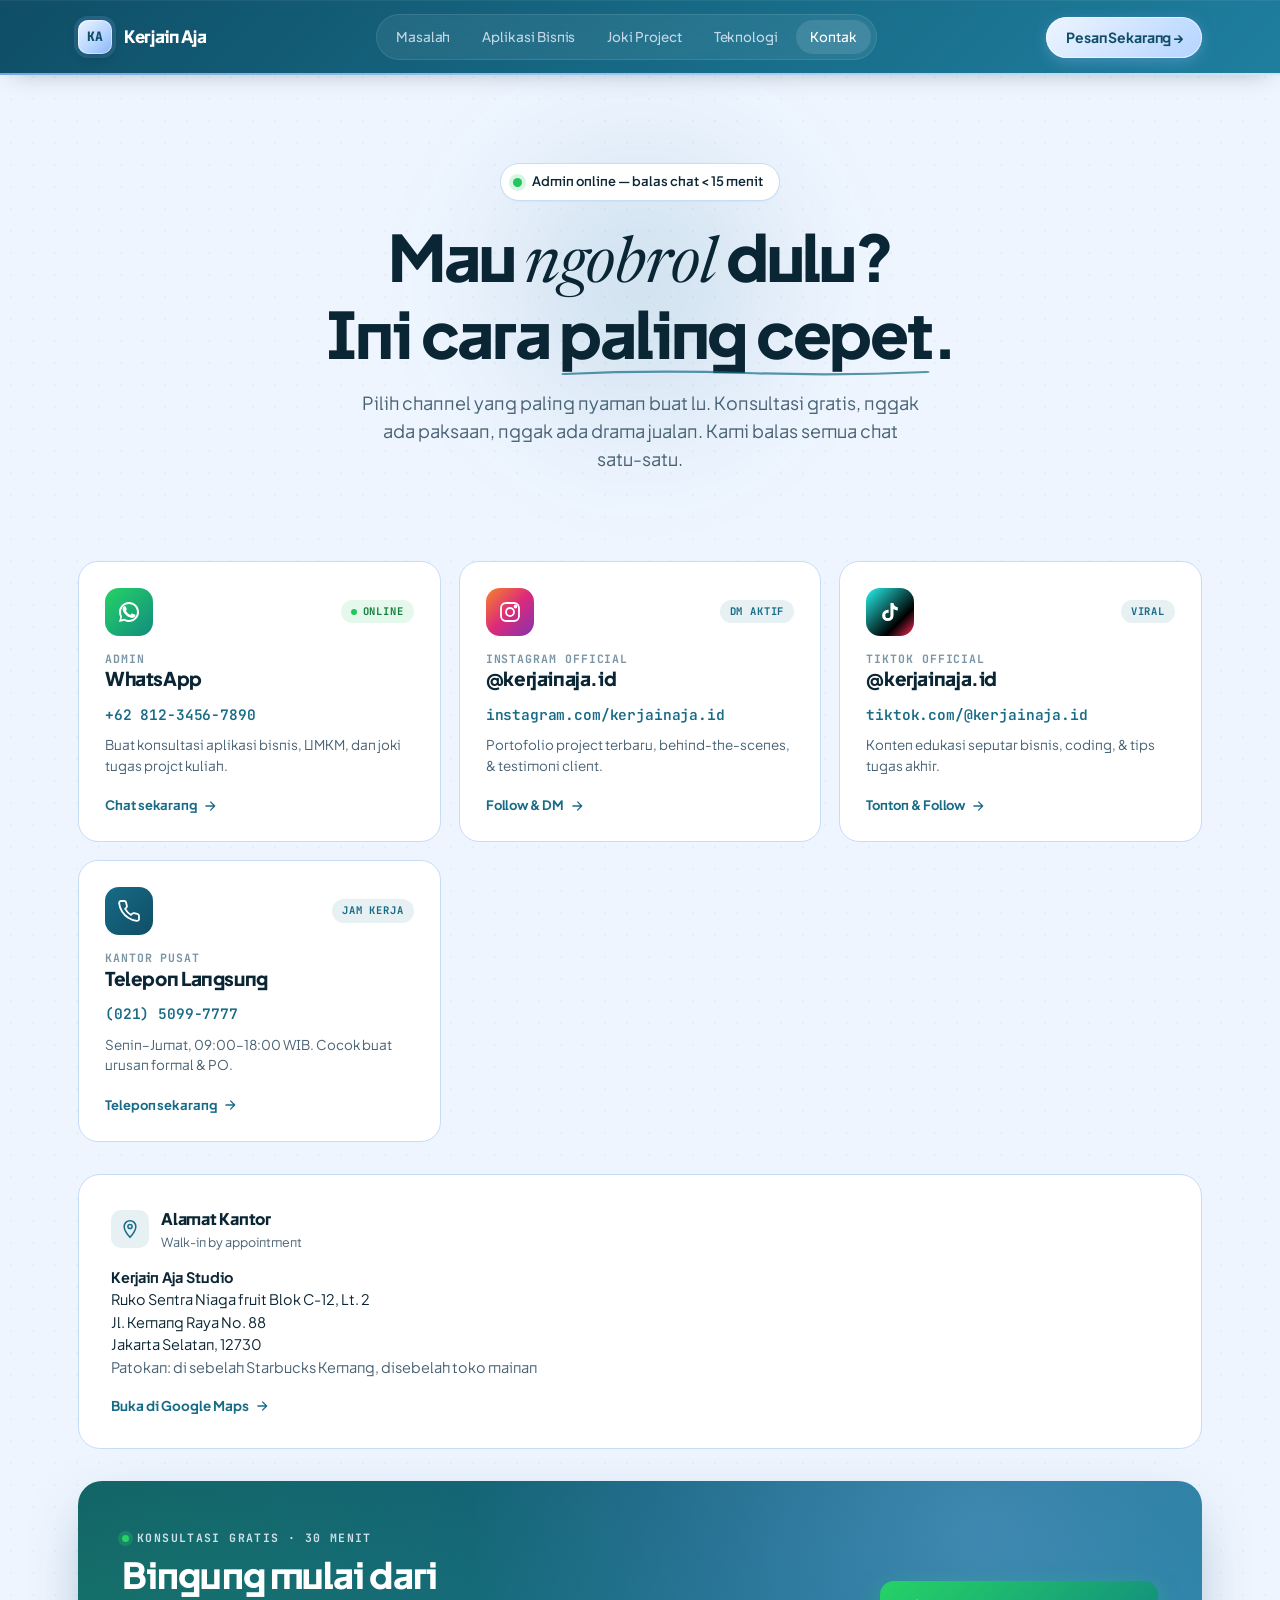
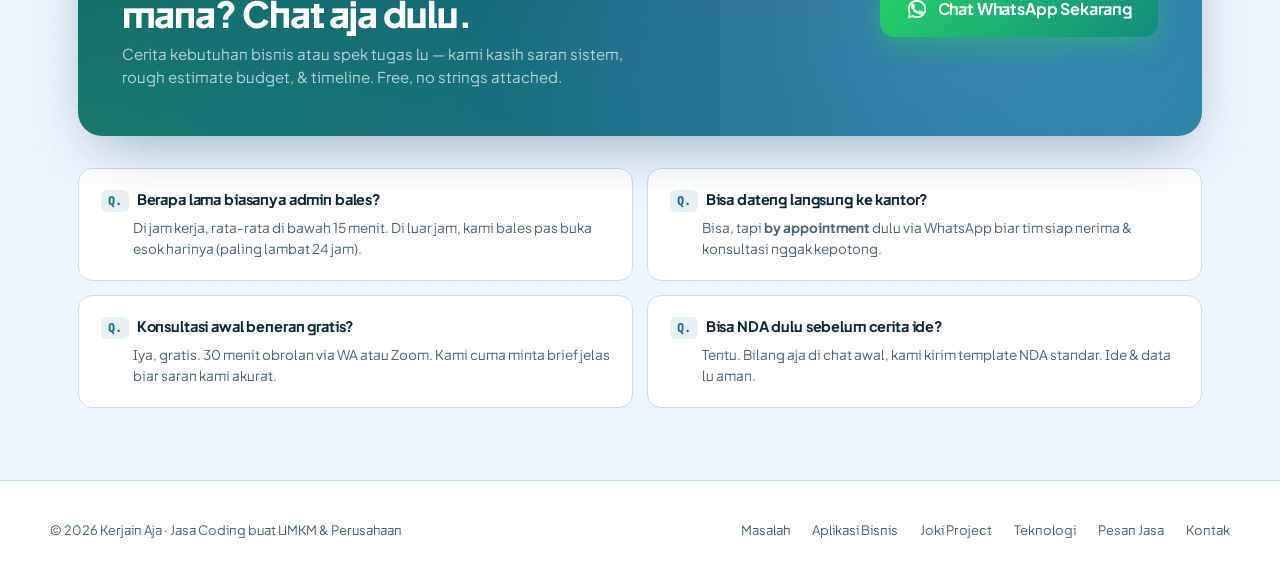
<file: kontak.html>
<!DOCTYPE html>
<html lang="id" class="landing-html">
<head>
<meta charset="UTF-8" />
<meta name="viewport" content="width=device-width, initial-scale=1.0" />
<title>Kontak Kerjain Aja</title>
<meta name="description" content="Hubungi tim Kerjain Aja via WhatsApp, Instagram, atau email. Balas chat kurang dari 15 menit di jam kerja." />
<link rel="preconnect" href="https://fonts.googleapis.com" />
<link rel="preconnect" href="https://fonts.gstatic.com" crossorigin />
<link href="https://fonts.googleapis.com/css2?family=Plus+Jakarta+Sans:wght@400;500;600;700;800&family=JetBrains+Mono:wght@400;500;600&family=Newsreader:ital,wght@1,400;1,500;1,600&display=swap" rel="stylesheet" />
<link rel="stylesheet" href="src/styles/styles.css" />
<link rel="stylesheet" href="src/styles/landing.css" />
<style>
  /* ===== Kontak page-specific ===== */
  .kontak-hero {
    padding: 88px 28px 56px;
    max-width: 1180px;
    margin: 0 auto;
    text-align: center;
    position: relative;
  }
  .kontak-hero::before {
    content: '';
    position: absolute;
    top: 20px;
    left: 50%;
    transform: translateX(-50%);
    width: 540px;
    height: 380px;
    background: radial-gradient(circle, color-mix(in oklch, var(--primary) 18%, transparent) 0%, transparent 60%);
    filter: blur(50px);
    pointer-events: none;
    z-index: 0;
  }
  .kontak-hero-inner {
    position: relative;
    z-index: 1;
    display: flex;
    flex-direction: column;
    align-items: center;
    gap: 22px;
  }
  .kontak-hero h1 {
    font-size: clamp(40px, 5.8vw, 64px);
    font-weight: 800;
    line-height: 1.04;
    letter-spacing: -0.035em;
    text-wrap: balance;
    max-width: 760px;
  }
  .kontak-hero p {
    font-size: clamp(16px, 1.7vw, 18px);
    color: var(--text-muted);
    max-width: 580px;
    line-height: 1.55;
    text-wrap: pretty;
  }
  .kontak-hero-status {
    display: inline-flex;
    align-items: center;
    gap: 10px;
    background: var(--bg-card);
    border: 1.5px solid var(--border);
    border-radius: 999px;
    padding: 8px 16px 8px 12px;
    font-size: 13px;
    color: var(--text);
    font-weight: 600;
    box-shadow: var(--shadow-sm);
  }
  .kontak-hero-status-dot {
    width: 9px; height: 9px;
    border-radius: 50%;
    background: #22C55E;
    box-shadow: 0 0 0 4px rgba(34, 197, 94, 0.18);
    animation: kontakPulse 2s ease-in-out infinite;
  }
  @keyframes kontakPulse {
    0%, 100% { box-shadow: 0 0 0 0 rgba(34, 197, 94, 0.5); }
    50%      { box-shadow: 0 0 0 8px rgba(34, 197, 94, 0); }
  }

  /* CHANNELS GRID */
  .kontak-section {
    padding: 32px 28px 72px;
    max-width: 1180px;
    margin: 0 auto;
  }
  .kontak-grid {
    display: grid;
    grid-template-columns: repeat(3, 1fr);
    gap: 18px;
  }
  @media (max-width: 880px) { .kontak-grid { grid-template-columns: 1fr 1fr; } }
  @media (max-width: 560px) { .kontak-grid { grid-template-columns: 1fr; } }

  .kontak-card {
    background: var(--bg-card);
    border: 1.5px solid var(--border);
    border-radius: 20px;
    padding: 26px;
    display: flex;
    flex-direction: column;
    gap: 14px;
    text-decoration: none;
    color: var(--text);
    transition: all 0.2s ease;
    position: relative;
    overflow: hidden;
  }
  .kontak-card::after {
    content: '';
    position: absolute;
    top: 0; left: 0; right: 0;
    height: 3px;
    background: linear-gradient(90deg, #86B6F6, #176B87);
    opacity: 0;
    transition: opacity 0.2s;
  }
  .kontak-card:hover {
    border-color: var(--border-strong);
    transform: translateY(-4px);
    box-shadow: var(--shadow-md);
  }
  .kontak-card:hover::after { opacity: 1; }
  .kontak-card-head {
    display: flex;
    align-items: center;
    justify-content: space-between;
    gap: 12px;
  }
  .kontak-card-icon {
    width: 48px; height: 48px;
    border-radius: 14px;
    display: grid; place-items: center;
    color: white;
    flex-shrink: 0;
  }
  .kontak-card-icon svg { width: 24px; height: 24px; }
  .kontak-card-icon.wa { background: linear-gradient(135deg, #25D366, #128C7E); }
  .kontak-card-icon.ig { background: linear-gradient(135deg, #F58529, #DD2A7B 50%, #8134AF); }
  .kontak-card-icon.tt { background: linear-gradient(135deg, #25F4EE, #000000 70%, #FE2C55); }
  .kontak-card-icon.email { background: linear-gradient(135deg, #86B6F6, #176B87); }
  .kontak-card-icon.phone { background: linear-gradient(135deg, #176B87, #0F4E66); }
  .kontak-card-icon.location { background: linear-gradient(135deg, #B4D4FF, #86B6F6); color: #0F4E66; }

  .kontak-card-badge {
    font-size: 10.5px;
    font-family: var(--font-mono);
    font-weight: 700;
    text-transform: uppercase;
    letter-spacing: 0.08em;
    padding: 4px 10px;
    border-radius: 999px;
    background: var(--primary-soft);
    color: var(--primary);
  }
  .kontak-card-badge.online {
    background: rgba(34, 197, 94, 0.12);
    color: #15803D;
    display: inline-flex;
    align-items: center;
    gap: 6px;
  }
  .kontak-card-badge.online::before {
    content: '';
    width: 6px; height: 6px;
    background: #22C55E;
    border-radius: 50%;
  }
  .kontak-card-label {
    font-size: 11.5px;
    font-family: var(--font-mono);
    font-weight: 700;
    text-transform: uppercase;
    letter-spacing: 0.08em;
    color: var(--text-faint);
  }
  .kontak-card-title {
    font-size: 19px;
    font-weight: 800;
    letter-spacing: -0.02em;
    line-height: 1.2;
  }
  .kontak-card-value {
    font-family: var(--font-mono);
    font-size: 14.5px;
    font-weight: 600;
    color: var(--primary);
    letter-spacing: -0.01em;
    word-break: break-word;
  }
  .kontak-card-sub {
    font-size: 13.5px;
    color: var(--text-muted);
    line-height: 1.5;
    margin-top: -4px;
  }
  .kontak-card-cta {
    margin-top: auto;
    padding-top: 6px;
    display: inline-flex;
    align-items: center;
    gap: 6px;
    font-size: 13px;
    font-weight: 700;
    color: var(--primary);
    letter-spacing: -0.005em;
  }
  .kontak-card-cta svg { width: 14px; height: 14px; transition: transform 0.2s; }
  .kontak-card:hover .kontak-card-cta svg { transform: translateX(3px); }

  /* INFO STRIP (Jam Operasional + Lokasi) */
  .kontak-info {
    margin-top: 32px;
    background: var(--bg-card);
    border: 1.5px solid var(--border);
    border-radius: 22px;
    padding: 32px;
    display: grid;
    grid-template-columns: 1fr 1fr;
    gap: 28px;
  }
  @media (max-width: 720px) {
    .kontak-info { grid-template-columns: 1fr; padding: 24px; }
  }
  .kontak-info-block {
    display: flex;
    flex-direction: column;
    gap: 14px;
  }
  .kontak-info-block + .kontak-info-block {
    border-left: 1.5px solid var(--border);
    padding-left: 28px;
  }
  @media (max-width: 720px) {
    .kontak-info-block + .kontak-info-block {
      border-left: none;
      border-top: 1.5px solid var(--border);
      padding-left: 0;
      padding-top: 24px;
    }
  }
  .kontak-info-head {
    display: flex;
    align-items: center;
    gap: 12px;
  }
  .kontak-info-icon {
    width: 38px; height: 38px;
    border-radius: 10px;
    display: grid; place-items: center;
    background: var(--primary-soft);
    color: var(--primary);
    flex-shrink: 0;
  }
  .kontak-info-icon svg { width: 20px; height: 20px; }
  .kontak-info-title {
    font-weight: 800;
    font-size: 16px;
    letter-spacing: -0.015em;
  }
  .kontak-jam-list {
    list-style: none;
    padding: 0;
    margin: 0;
    display: flex;
    flex-direction: column;
    gap: 8px;
  }
  .kontak-jam-list li {
    display: flex;
    align-items: center;
    justify-content: space-between;
    gap: 14px;
    padding: 10px 14px;
    background: var(--bg);
    border-radius: 10px;
    border: 1px solid var(--border);
    font-size: 14px;
  }
  .kontak-jam-list li.today {
    background: var(--primary-soft);
    border-color: color-mix(in oklch, var(--primary) 25%, transparent);
    border-width: 1.5px;
  }
  .kontak-jam-day { font-weight: 600; color: var(--text); }
  .kontak-jam-time {
    font-family: var(--font-mono);
    font-weight: 600;
    color: var(--text-muted);
    font-size: 13px;
  }
  .kontak-jam-list li.today .kontak-jam-day { color: var(--primary); font-weight: 700; }
  .kontak-jam-list li.today .kontak-jam-time { color: var(--primary); }
  .kontak-jam-list li.closed .kontak-jam-time { color: var(--text-faint); font-style: italic; }
  .kontak-jam-pill {
    display: inline-flex;
    align-items: center;
    gap: 6px;
    background: rgba(34, 197, 94, 0.12);
    color: #15803D;
    padding: 3px 10px;
    border-radius: 999px;
    font-size: 11px;
    font-weight: 700;
    font-family: var(--font-mono);
    letter-spacing: 0.04em;
    text-transform: uppercase;
  }
  .kontak-jam-pill::before {
    content: '';
    width: 6px; height: 6px;
    background: #22C55E;
    border-radius: 50%;
  }

  .kontak-lokasi-text {
    font-size: 14.5px;
    color: var(--text);
    line-height: 1.55;
  }
  .kontak-lokasi-text strong { font-weight: 700; }
  .kontak-lokasi-text .muted { color: var(--text-muted); }
  .kontak-lokasi-link {
    display: inline-flex;
    align-items: center;
    gap: 6px;
    font-size: 13.5px;
    font-weight: 700;
    color: var(--primary);
    text-decoration: none;
    margin-top: 4px;
  }
  .kontak-lokasi-link:hover { text-decoration: underline; }
  .kontak-lokasi-link svg { width: 14px; height: 14px; }

  /* BIG CTA */
  .kontak-bigcta {
    margin-top: 32px;
    background:
      radial-gradient(circle at 80% 20%, rgba(134, 182, 246, 0.35) 0%, transparent 55%),
      radial-gradient(circle at 0% 100%, rgba(37, 211, 102, 0.28) 0%, transparent 55%),
      linear-gradient(135deg, #0F4E66 0%, #176B87 60%, #1F7E9E 100%);
    color: white;
    border-radius: 24px;
    padding: 48px 44px;
    display: flex;
    flex-wrap: wrap;
    align-items: center;
    justify-content: space-between;
    gap: 22px;
    position: relative;
    overflow: hidden;
    box-shadow: 0 20px 60px -20px rgba(15, 78, 102, 0.5);
  }
  @media (max-width: 720px) {
    .kontak-bigcta { padding: 32px 24px; border-radius: 20px; }
  }
  .kontak-bigcta-text { display: flex; flex-direction: column; gap: 8px; max-width: 540px; }
  .kontak-bigcta-eyebrow {
    display: inline-flex;
    align-items: center;
    gap: 8px;
    font-size: 11.5px;
    font-family: var(--font-mono);
    font-weight: 700;
    text-transform: uppercase;
    letter-spacing: 0.12em;
    color: rgba(238, 245, 255, 0.85);
  }
  .kontak-bigcta-eyebrow-dot {
    width: 7px; height: 7px;
    border-radius: 50%;
    background: #25D366;
    box-shadow: 0 0 0 4px rgba(37, 211, 102, 0.25);
    animation: kontakPulse 2s ease-in-out infinite;
  }
  .kontak-bigcta h2 {
    font-size: clamp(26px, 3.4vw, 36px);
    font-weight: 800;
    letter-spacing: -0.025em;
    line-height: 1.1;
    color: white;
    text-wrap: balance;
  }
  .kontak-bigcta p {
    font-size: 15px;
    color: rgba(238, 245, 255, 0.75);
    line-height: 1.55;
  }
  .kontak-bigcta-btn {
    display: inline-flex;
    align-items: center;
    gap: 10px;
    background: linear-gradient(135deg, #25D366, #128C7E);
    color: white;
    padding: 16px 26px;
    border-radius: 14px;
    font-size: 16px;
    font-weight: 700;
    text-decoration: none;
    letter-spacing: -0.01em;
    box-shadow: 0 8px 24px rgba(37, 211, 102, 0.4);
    transition: all 0.2s;
    flex-shrink: 0;
  }
  .kontak-bigcta-btn:hover {
    transform: translateY(-2px);
    box-shadow: 0 12px 30px rgba(37, 211, 102, 0.55);
  }
  .kontak-bigcta-btn svg { width: 22px; height: 22px; }

  /* FAQ MINI */
  .kontak-faq {
    margin-top: 32px;
    display: grid;
    grid-template-columns: 1fr 1fr;
    gap: 14px;
  }
  @media (max-width: 720px) { .kontak-faq { grid-template-columns: 1fr; } }
  .kontak-faq-item {
    background: var(--bg-card);
    border: 1.5px solid var(--border);
    border-radius: 14px;
    padding: 20px 22px;
  }
  .kontak-faq-q {
    font-weight: 700;
    font-size: 14.5px;
    letter-spacing: -0.01em;
    margin-bottom: 6px;
    display: flex;
    align-items: flex-start;
    gap: 8px;
  }
  .kontak-faq-q::before {
    content: 'Q.';
    color: var(--primary);
    font-family: var(--font-mono);
    font-size: 12px;
    font-weight: 800;
    background: var(--primary-soft);
    padding: 2px 7px;
    border-radius: 6px;
    flex-shrink: 0;
    margin-top: 1px;
  }
  .kontak-faq-a {
    font-size: 13.5px;
    color: var(--text-muted);
    line-height: 1.55;
    padding-left: 32px;
  }
</style>
</head>
<body class="landing-body">

<!-- ====== NAV (matches landing) ====== -->
<nav class="lp-nav">
  <div class="lp-nav-inner">
    <a class="lp-nav-logo" href="index.html">
      <span class="lp-nav-mark">KA</span>
      <span>Kerjain Aja</span>
    </a>
    <div class="lp-nav-links">
      <a class="lp-nav-link" href="index.html#masalah">Masalah</a>
      <a class="lp-nav-link" href="index.html#showcase">Aplikasi Bisnis</a>
      <a class="lp-nav-link" href="index.html#joki">Joki Project</a>
      <a class="lp-nav-link" href="index.html#prestasi">Teknologi</a>
      <a class="lp-nav-link" href="kontak.html" style="color:#fff;background:rgba(238,245,255,0.12)">Kontak</a>
    </div>
    <a class="lp-nav-cta" href="form.html">Pesan Sekarang →</a>
  </div>
</nav>

<!-- ====== HERO ====== -->
<section class="kontak-hero">
  <div class="kontak-hero-inner">
    <span class="kontak-hero-status">
      <span class="kontak-hero-status-dot"></span>
      Admin online — balas chat &lt; 15 menit
    </span>
    <h1>Mau <span class="lp-serif">ngobrol</span> dulu? <br>Ini cara <span class="lp-em">paling cepet</span>.</h1>
    <p>Pilih channel yang paling nyaman buat lu. Konsultasi gratis, nggak ada paksaan, nggak ada drama jualan. Kami balas semua chat satu-satu.</p>
  </div>
</section>

<!-- ====== CHANNELS GRID ====== -->
<section class="kontak-section">
  <div class="kontak-grid">

    <!-- WhatsApp Admin 1 -->
    <a class="kontak-card" href="https://wa.me/6285111212455?text=Halo%20Kerjain%20Aja%21%20saya%20mau%20konsultasi" target="_blank" rel="noopener">
      <div class="kontak-card-head">
        <div class="kontak-card-icon wa">
          <svg viewBox="0 0 24 24" fill="currentColor"><path d="M17.5 14.4c-.3-.1-1.8-.9-2.1-1-.3-.1-.5-.1-.7.1-.2.3-.7.9-.9 1.1-.2.2-.3.2-.6.1-.3-.2-1.3-.5-2.5-1.5-.9-.8-1.5-1.8-1.7-2.1-.2-.3 0-.5.1-.6.1-.1.3-.3.4-.5.1-.2.2-.3.3-.5 0-.2 0-.4-.1-.5 0-.1-.7-1.6-.9-2.2-.2-.5-.5-.5-.7-.5h-.6c-.2 0-.5.1-.8.4-.3.3-1.1 1-1.1 2.5s1.1 3 1.3 3.2c.2.2 2.2 3.4 5.4 4.7.7.3 1.3.5 1.8.6.8.3 1.5.2 2 .1.6-.1 1.8-.7 2.1-1.5.3-.7.3-1.4.2-1.5-.1-.1-.3-.2-.6-.3ZM12 2C6.5 2 2 6.5 2 12c0 1.8.5 3.5 1.3 5L2 22l5.2-1.3c1.5.8 3.1 1.2 4.8 1.2 5.5 0 10-4.5 10-10S17.5 2 12 2Zm0 18c-1.5 0-3-.4-4.3-1.1l-.3-.2-3.2.8.8-3.1-.2-.3C4.3 14.8 4 13.4 4 12c0-4.4 3.6-8 8-8s8 3.6 8 8-3.6 8-8 8Z"/></svg>
        </div>
        <span class="kontak-card-badge online">Online</span>
      </div>
      <div>
        <div class="kontak-card-label">Admin</div>
        <div class="kontak-card-title">WhatsApp</div>
      </div>
      <div class="kontak-card-value">+62 812-3456-7890</div>
      <div class="kontak-card-sub">Buat konsultasi aplikasi bisnis, UMKM, dan joki tugas projct kuliah.</div>
      <span class="kontak-card-cta">Chat sekarang
        <svg viewBox="0 0 24 24" fill="none" stroke="currentColor" stroke-width="2.2" stroke-linecap="round" stroke-linejoin="round"><path d="M5 12h14M13 5l7 7-7 7"/></svg>
      </span>
    </a>

    <!-- Instagram -->
    <a class="kontak-card" href="https://instagram.com/kerjainaja.id" target="_blank" rel="noopener">
      <div class="kontak-card-head">
        <div class="kontak-card-icon ig">
          <svg viewBox="0 0 24 24" fill="none" stroke="currentColor" stroke-width="1.8" stroke-linecap="round" stroke-linejoin="round"><rect x="3" y="3" width="18" height="18" rx="5"/><circle cx="12" cy="12" r="4"/><circle cx="17.5" cy="6.5" r="1" fill="currentColor"/></svg>
        </div>
        <span class="kontak-card-badge">DM Aktif</span>
      </div>
      <div>
        <div class="kontak-card-label">Instagram Official</div>
        <div class="kontak-card-title">@kerjainaja.id</div>
      </div>
      <div class="kontak-card-value">instagram.com/kerjainaja.id</div>
      <div class="kontak-card-sub">Portofolio project terbaru, behind-the-scenes, & testimoni client.</div>
      <span class="kontak-card-cta">Follow & DM
        <svg viewBox="0 0 24 24" fill="none" stroke="currentColor" stroke-width="2.2" stroke-linecap="round" stroke-linejoin="round"><path d="M5 12h14M13 5l7 7-7 7"/></svg>
      </span>
    </a>

    <!-- TikTok -->
    <a class="kontak-card" href="https://tiktok.com/@kerjainaja.id" target="_blank" rel="noopener">
      <div class="kontak-card-head">
        <div class="kontak-card-icon tt">
          <svg viewBox="0 0 24 24" fill="currentColor"><path d="M16.6 5.82A4.28 4.28 0 0 1 15.54 3h-3.09v12.4a2.6 2.6 0 1 1-2.6-2.6c.28 0 .54.05.79.13V9.78a5.85 5.85 0 0 0-.79-.05A5.69 5.69 0 1 0 15.5 15.4V9.01a7.34 7.34 0 0 0 4.27 1.37V7.3a4.32 4.32 0 0 1-3.17-1.48Z"/></svg>
        </div>
        <span class="kontak-card-badge">Viral</span>
      </div>
      <div>
        <div class="kontak-card-label">TikTok Official</div>
        <div class="kontak-card-title">@kerjainaja.id</div>
      </div>
      <div class="kontak-card-value">tiktok.com/@kerjainaja.id</div>
      <div class="kontak-card-sub">Konten edukasi seputar bisnis, coding, & tips tugas akhir.</div>
      <span class="kontak-card-cta">Tonton & Follow
        <svg viewBox="0 0 24 24" fill="none" stroke="currentColor" stroke-width="2.2" stroke-linecap="round" stroke-linejoin="round"><path d="M5 12h14M13 5l7 7-7 7"/></svg>
      </span>
    </a>

    <!-- Telepon -->
    <a class="kontak-card" href="tel:+6285111212455">
      <div class="kontak-card-head">
        <div class="kontak-card-icon phone">
          <svg viewBox="0 0 24 24" fill="none" stroke="currentColor" stroke-width="1.8" stroke-linecap="round" stroke-linejoin="round"><path d="M22 16.92v3a2 2 0 0 1-2.18 2 19.79 19.79 0 0 1-8.63-3.07 19.5 19.5 0 0 1-6-6 19.79 19.79 0 0 1-3.07-8.67A2 2 0 0 1 4.11 2h3a2 2 0 0 1 2 1.72 12.84 12.84 0 0 0 .7 2.81 2 2 0 0 1-.45 2.11L8.09 9.91a16 16 0 0 0 6 6l1.27-1.27a2 2 0 0 1 2.11-.45 12.84 12.84 0 0 0 2.81.7A2 2 0 0 1 22 16.92Z"/></svg>
        </div>
        <span class="kontak-card-badge">Jam Kerja</span>
      </div>
      <div>
        <div class="kontak-card-label">Kantor Pusat</div>
        <div class="kontak-card-title">Telepon Langsung</div>
      </div>
      <div class="kontak-card-value">(021) 5099-7777</div>
      <div class="kontak-card-sub">Senin–Jumat, 09:00–18:00 WIB. Cocok buat urusan formal & PO.</div>
      <span class="kontak-card-cta">Telepon sekarang
        <svg viewBox="0 0 24 24" fill="none" stroke="currentColor" stroke-width="2.2" stroke-linecap="round" stroke-linejoin="round"><path d="M5 12h14M13 5l7 7-7 7"/></svg>
      </span>
    </a>

  </div>

  <!-- ====== INFO STRIP: Jam + Lokasi ====== -->
  <div class="kontak-info">
    <div class="kontak-info-block">
      <div class="kontak-info-head">
        <div class="kontak-info-icon">
          <svg viewBox="0 0 24 24" fill="none" stroke="currentColor" stroke-width="1.8" stroke-linecap="round" stroke-linejoin="round"><path d="M12 22s-7-7.58-7-13a7 7 0 0 1 14 0c0 5.42-7 13-7 13Z"/><circle cx="12" cy="9" r="2.5"/></svg>
        </div>
        <div>
          <div class="kontak-info-title">Alamat Kantor</div>
          <div style="font-size:12.5px;color:var(--text-muted);margin-top:2px">Walk-in by appointment</div>
        </div>
      </div>
      <p class="kontak-lokasi-text">
        <strong>Kerjain Aja Studio</strong><br>
        Ruko Sentra Niaga fruit Blok C-12, Lt. 2<br>
        Jl. Kemang Raya No. 88<br>
        Jakarta Selatan, 12730<br>
        <span class="muted">Patokan: di sebelah Starbucks Kemang, disebelah toko mainan</span>
      </p>
      <a class="kontak-lokasi-link" href="https://maps.google.com/?q=Jl.+Kemang+Raya+88+Jakarta+Selatan" target="_blank" rel="noopener">
        Buka di Google Maps
        <svg viewBox="0 0 24 24" fill="none" stroke="currentColor" stroke-width="2.2" stroke-linecap="round" stroke-linejoin="round"><path d="M5 12h14M13 5l7 7-7 7"/></svg>
      </a>
    </div>
  </div>

  <!-- ====== BIG CTA ====== -->
  <div class="kontak-bigcta">
    <div class="kontak-bigcta-text">
      <span class="kontak-bigcta-eyebrow">
        <span class="kontak-bigcta-eyebrow-dot"></span>
        Konsultasi gratis · 30 menit
      </span>
      <h2>Bingung mulai dari mana? Chat aja dulu.</h2>
      <p>Cerita kebutuhan bisnis atau spek tugas lu — kami kasih saran sistem, rough estimate budget, & timeline. Free, no strings attached.</p>
    </div>
    <a class="kontak-bigcta-btn" href="https://wa.me/6281234567890?text=Halo%20Kerjain%20Aja%21%20Gw%20mau%20konsultasi%20gratis" target="_blank" rel="noopener">
      <svg viewBox="0 0 24 24" fill="currentColor"><path d="M17.5 14.4c-.3-.1-1.8-.9-2.1-1-.3-.1-.5-.1-.7.1-.2.3-.7.9-.9 1.1-.2.2-.3.2-.6.1-.3-.2-1.3-.5-2.5-1.5-.9-.8-1.5-1.8-1.7-2.1-.2-.3 0-.5.1-.6.1-.1.3-.3.4-.5.1-.2.2-.3.3-.5 0-.2 0-.4-.1-.5 0-.1-.7-1.6-.9-2.2-.2-.5-.5-.5-.7-.5h-.6c-.2 0-.5.1-.8.4-.3.3-1.1 1-1.1 2.5s1.1 3 1.3 3.2c.2.2 2.2 3.4 5.4 4.7.7.3 1.3.5 1.8.6.8.3 1.5.2 2 .1.6-.1 1.8-.7 2.1-1.5.3-.7.3-1.4.2-1.5-.1-.1-.3-.2-.6-.3ZM12 2C6.5 2 2 6.5 2 12c0 1.8.5 3.5 1.3 5L2 22l5.2-1.3c1.5.8 3.1 1.2 4.8 1.2 5.5 0 10-4.5 10-10S17.5 2 12 2Zm0 18c-1.5 0-3-.4-4.3-1.1l-.3-.2-3.2.8.8-3.1-.2-.3C4.3 14.8 4 13.4 4 12c0-4.4 3.6-8 8-8s8 3.6 8 8-3.6 8-8 8Z"/></svg>
      Chat WhatsApp Sekarang
    </a>
  </div>

  <!-- ====== FAQ MINI ====== -->
  <div class="kontak-faq">
    <div class="kontak-faq-item">
      <div class="kontak-faq-q">Berapa lama biasanya admin bales?</div>
      <p class="kontak-faq-a">Di jam kerja, rata-rata di bawah 15 menit. Di luar jam, kami bales pas buka esok harinya (paling lambat 24 jam).</p>
    </div>
    <div class="kontak-faq-item">
      <div class="kontak-faq-q">Bisa dateng langsung ke kantor?</div>
      <p class="kontak-faq-a">Bisa, tapi <strong>by appointment</strong> dulu via WhatsApp biar tim siap nerima & konsultasi nggak kepotong.</p>
    </div>
    <div class="kontak-faq-item">
      <div class="kontak-faq-q">Konsultasi awal beneran gratis?</div>
      <p class="kontak-faq-a">Iya, gratis. 30 menit obrolan via WA atau Zoom. Kami cuma minta brief jelas biar saran kami akurat.</p>
    </div>
    <div class="kontak-faq-item">
      <div class="kontak-faq-q">Bisa NDA dulu sebelum cerita ide?</div>
      <p class="kontak-faq-a">Tentu. Bilang aja di chat awal, kami kirim template NDA standar. Ide & data lu aman.</p>
    </div>
  </div>
</section>

<!-- ====== FOOTER ====== -->
<footer class="lp-footer">
  <div class="lp-footer-inner">
    <div class="lp-footer-meta">
      © 2026 Kerjain Aja · Jasa Coding buat UMKM & Perusahaan
    </div>
    <div class="lp-footer-links">
      <a href="index.html#masalah">Masalah</a>
      <a href="index.html#showcase">Aplikasi Bisnis</a>
      <a href="index.html#joki">Joki Project</a>
      <a href="index.html#prestasi">Teknologi</a>
      <a href="form.html">Pesan Jasa</a>
      <a href="kontak.html">Kontak</a>
    </div>
  </div>
</footer>

</body>
</html>
</file>
<file: src/styles/styles.css>
/* ===== THEME TOKENS ===== */
:root {
  --font-sans: 'Plus Jakarta Sans', -apple-system, BlinkMacSystemFont, 'Segoe UI', sans-serif;
  --font-mono: 'JetBrains Mono', ui-monospace, 'SF Mono', Menlo, monospace;

  /* Clean Light (default) */
  --bg: #F7F7F4;
  --bg-card: #FFFFFF;
  --bg-elev: #FFFFFF;
  --bg-subtle: #F1F1ED;
  --border: #E6E6DF;
  --border-strong: #D4D4CB;
  --text: #1A1A17;
  --text-muted: #6B6B62;
  --text-faint: #9A9A8E;
  --primary: #5B3FE5;
  --primary-hover: #4A2EC9;
  --primary-soft: #ECE7FE;
  --accent: #16A34A;
  --danger: #DC2626;
  --shadow-sm: 0 1px 2px rgba(20, 20, 15, 0.04);
  --shadow-md: 0 4px 16px rgba(20, 20, 15, 0.06);
  --shadow-lg: 0 12px 40px rgba(20, 20, 15, 0.08);
  --radius-sm: 8px;
  --radius-md: 12px;
  --radius-lg: 18px;
  --radius-xl: 24px;
}

/* Soft Cream theme */
[data-theme="cream"] {
  --bg: #F5EFE6;
  --bg-card: #FFFAF2;
  --bg-elev: #FFFFFF;
  --bg-subtle: #EFE5D5;
  --border: #E2D5BD;
  --border-strong: #CFBC9D;
  --text: #2B2218;
  --text-muted: #6E5E48;
  --text-faint: #9B886E;
  --primary: #C9542B;
  --primary-hover: #A8451F;
  --primary-soft: #F8E3D4;
  --accent: #5A7A2F;
  --shadow-md: 0 4px 16px rgba(60, 40, 20, 0.08);
  --shadow-lg: 0 12px 40px rgba(60, 40, 20, 0.10);
}

/* ===== Form page — match landing page blue palette ===== */
body.form-body {
  --bg: #EEF5FF;
  --bg-card: #FFFFFF;
  --bg-elev: #FFFFFF;
  --bg-subtle: #DCEAFE;
  --border: #C7DCF7;
  --border-strong: #B4D4FF;
  --text: #0A2533;
  --text-muted: #486274;
  --text-faint: #7A95A6;
  --primary: #176B87;
  --primary-hover: #0F4E66;
  --primary-soft: rgba(23, 107, 135, 0.10);
  --accent: #22C55E;
  --shadow-sm: 0 1px 2px rgba(10, 37, 51, 0.04);
  --shadow-md: 0 6px 24px rgba(10, 37, 51, 0.07);
  --shadow-lg: 0 16px 48px rgba(10, 37, 51, 0.10);
  background-image:
    radial-gradient(rgba(23, 107, 135, 0.04) 1px, transparent 1px);
  background-size: 22px 22px;
}

/* Topbar gets a stronger treatment to match landing nav */
body.form-body .topbar {
  background:
    linear-gradient(135deg, #0F4E66 0%, #176B87 55%, #1F7E9E 100%);
  border-bottom: 1px solid rgba(255, 255, 255, 0.08);
  box-shadow:
    0 1px 0 rgba(255, 255, 255, 0.06) inset,
    0 8px 24px -12px rgba(10, 37, 51, 0.35);
  position: sticky;
  top: 0;
  z-index: 20;
}
body.form-body .topbar::after {
  content: '';
  position: absolute;
  left: 0; right: 0; bottom: -1px;
  height: 2px;
  background: linear-gradient(90deg, #86B6F6 0%, #B4D4FF 50%, #EEF5FF 100%);
  opacity: 0.85;
  pointer-events: none;
}
body.form-body .topbar .logo {
  color: #FFFFFF;
  text-decoration: none;
}
body.form-body .topbar .logo-mark {
  background: linear-gradient(135deg, #EEF5FF 0%, #B4D4FF 60%, #86B6F6 100%);
  color: #0F4E66;
  box-shadow:
    0 0 0 1px rgba(255, 255, 255, 0.45) inset,
    0 4px 12px rgba(0, 0, 0, 0.18),
    0 0 0 4px rgba(134, 182, 246, 0.18);
}
body.form-body .topbar-meta {
  color: rgba(238, 245, 255, 0.78);
}
body.form-body .topbar-meta .dot-secure {
  background: #22C55E;
  box-shadow: 0 0 0 3px rgba(34, 197, 94, 0.25);
}

/* "Kembali ke Landing" button — light pill on dark nav */
.btn-back-landing {
  display: inline-flex;
  align-items: center;
  gap: 6px;
  padding: 8px 16px;
  border-radius: 999px;
  font-size: 13px;
  font-weight: 600;
  text-decoration: none;
  letter-spacing: -0.005em;
  background: rgba(255, 255, 255, 0.10);
  color: rgba(238, 245, 255, 0.92);
  border: 1px solid rgba(255, 255, 255, 0.16);
  backdrop-filter: blur(8px);
  -webkit-backdrop-filter: blur(8px);
  transition: all 0.18s ease;
}
.btn-back-landing:hover {
  background: linear-gradient(135deg, #EEF5FF 0%, #B4D4FF 100%);
  color: #0F4E66;
  border-color: transparent;
  transform: translateY(-1px);
  box-shadow:
    0 0 0 1px rgba(255, 255, 255, 0.6) inset,
    0 6px 16px rgba(134, 182, 246, 0.35);
}
.btn-back-landing svg {
  width: 14px; height: 14px;
  transition: transform 0.18s;
}
.btn-back-landing:hover svg { transform: translateX(-2px); }

/* Stepper sits below the colored topbar — soften its bg */
body.form-body .stepper-wrap {
  background: var(--bg-card);
  border-bottom: 1px solid var(--border);
}

/* Dark Dev theme */
[data-theme="dark"] {
  --bg: #0E0E12;
  --bg-card: #18181F;
  --bg-elev: #1F1F28;
  --bg-subtle: #15151B;
  --border: #2A2A35;
  --border-strong: #3A3A48;
  --text: #ECECEC;
  --text-muted: #A0A0AE;
  --text-faint: #6F6F7E;
  --primary: #84CC16;
  --primary-hover: #A3E635;
  --primary-soft: rgba(132, 204, 22, 0.12);
  --accent: #22D3EE;
  --danger: #F87171;
  --shadow-md: 0 4px 16px rgba(0, 0, 0, 0.4);
  --shadow-lg: 0 12px 40px rgba(0, 0, 0, 0.5);
}

/* ===== RESET ===== */
* { box-sizing: border-box; margin: 0; padding: 0; }
html, body { height: 100%; }
body {
  font-family: var(--font-sans);
  background: var(--bg);
  color: var(--text);
  -webkit-font-smoothing: antialiased;
  -moz-osx-font-smoothing: grayscale;
  line-height: 1.5;
  font-feature-settings: 'cv11', 'ss01';
}
button { font-family: inherit; cursor: pointer; border: none; background: none; color: inherit; }
input, textarea, select { font-family: inherit; color: inherit; }
input:focus, textarea:focus, select:focus { outline: none; }

/* ===== APP SHELL ===== */
.app {
  min-height: 100vh;
  display: flex;
  flex-direction: column;
}

.topbar {
  padding: 18px 28px;
  display: flex;
  align-items: center;
  justify-content: space-between;
  border-bottom: 1px solid var(--border);
  background: var(--bg-card);
  position: sticky;
  top: 0;
  z-index: 10;
}
.logo {
  display: flex; align-items: center; gap: 10px;
  font-weight: 800; font-size: 18px; letter-spacing: -0.02em;
}
.logo-mark {
  width: 32px; height: 32px;
  border-radius: 9px;
  background: var(--primary);
  display: grid; place-items: center;
  color: white; font-family: var(--font-mono);
  font-weight: 700; font-size: 14px;
  box-shadow: 0 2px 8px color-mix(in oklch, var(--primary) 30%, transparent);
}
.topbar-meta {
  font-size: 13px; color: var(--text-muted);
  display: flex; align-items: center; gap: 14px;
}
.dot-secure {
  width: 6px; height: 6px; border-radius: 50%;
  background: var(--accent);
  box-shadow: 0 0 0 3px color-mix(in oklch, var(--accent) 20%, transparent);
}

/* ===== STEPPER ===== */
.stepper-wrap {
  background: var(--bg-card);
  border-bottom: 1px solid var(--border);
  padding: 18px 28px;
}
.stepper {
  display: flex; align-items: center; gap: 0;
  max-width: 880px; margin: 0 auto;
}
.step-item {
  display: flex; align-items: center; gap: 10px;
  font-size: 13px; font-weight: 500;
  color: var(--text-faint);
  white-space: nowrap;
}
.step-num {
  width: 26px; height: 26px;
  border-radius: 50%;
  display: grid; place-items: center;
  background: var(--bg-subtle);
  border: 1.5px solid var(--border);
  color: var(--text-faint);
  font-size: 12px; font-weight: 600;
  font-family: var(--font-mono);
  transition: all 0.3s;
}
.step-item.active .step-num {
  background: var(--primary);
  border-color: var(--primary);
  color: white;
  box-shadow: 0 0 0 4px var(--primary-soft);
}
.step-item.active { color: var(--text); }
.step-item.done .step-num {
  background: var(--primary);
  border-color: var(--primary);
  color: white;
}
.step-item.done { color: var(--text-muted); }
.step-line {
  flex: 1; height: 1.5px;
  background: var(--border);
  margin: 0 12px;
  min-width: 16px;
}
.step-line.done { background: var(--primary); }
.step-label-mobile {
  display: none;
}

/* ===== MAIN ===== */
.main {
  flex: 1;
  padding: 36px 28px 80px;
  max-width: 880px;
  margin: 0 auto;
  width: 100%;
}

.step-header {
  margin-bottom: 28px;
}
.step-eyebrow {
  font-size: 12px;
  font-family: var(--font-mono);
  color: var(--primary);
  font-weight: 600;
  text-transform: uppercase;
  letter-spacing: 0.08em;
  margin-bottom: 8px;
}
.step-title {
  font-size: clamp(26px, 4vw, 34px);
  font-weight: 800;
  letter-spacing: -0.025em;
  line-height: 1.15;
  text-wrap: balance;
}
.step-subtitle {
  margin-top: 8px;
  color: var(--text-muted);
  font-size: 15px;
  max-width: 540px;
  text-wrap: pretty;
}

/* ===== CARD / FIELDS ===== */
.card {
  background: var(--bg-card);
  border: 1px solid var(--border);
  border-radius: var(--radius-lg);
  padding: 24px;
  box-shadow: var(--shadow-sm);
}
.card + .card { margin-top: 16px; }

.field { margin-bottom: 16px; }
.field:last-child { margin-bottom: 0; }
.field-row { display: grid; grid-template-columns: 1fr 1fr; gap: 14px; }
@media (max-width: 600px) { .field-row { grid-template-columns: 1fr; } }

.label {
  display: block;
  font-size: 13px; font-weight: 600;
  color: var(--text);
  margin-bottom: 6px;
}
.label-hint {
  font-weight: 400;
  color: var(--text-faint);
  margin-left: 4px;
  font-size: 12px;
}
.helper {
  font-size: 12px; color: var(--text-faint);
  margin-top: 6px;
  font-family: var(--font-mono);
}

.input, .textarea, .select {
  width: 100%;
  padding: 12px 14px;
  background: var(--bg);
  border: 1.5px solid var(--border);
  border-radius: var(--radius-md);
  font-size: 15px;
  color: var(--text);
  transition: all 0.15s;
}
.input::placeholder, .textarea::placeholder {
  color: var(--text-faint);
}
.input:focus, .textarea:focus, .select:focus {
  border-color: var(--primary);
  box-shadow: 0 0 0 4px var(--primary-soft);
  background: var(--bg-card);
}
.textarea { resize: vertical; min-height: 90px; line-height: 1.5; }
.select {
  appearance: none;
  background-image: url("data:image/svg+xml,%3Csvg xmlns='http://www.w3.org/2000/svg' width='12' height='8' fill='none' viewBox='0 0 12 8'%3E%3Cpath stroke='%236B6B62' stroke-linecap='round' stroke-linejoin='round' stroke-width='1.8' d='m1 1.5 5 5 5-5'/%3E%3C/svg%3E");
  background-repeat: no-repeat;
  background-position: right 14px center;
  padding-right: 38px;
}

.input.has-prefix { padding-left: 44px; }
.input-wrap { position: relative; }
.input-prefix {
  position: absolute;
  left: 14px; top: 50%;
  transform: translateY(-50%);
  color: var(--text-muted);
  font-size: 14px;
  pointer-events: none;
  font-weight: 500;
}

.input.error {
  border-color: var(--danger);
}
.error-msg {
  color: var(--danger);
  font-size: 12px;
  margin-top: 6px;
  font-weight: 500;
}

/* ===== BUTTONS ===== */
.btn {
  padding: 12px 20px;
  border-radius: var(--radius-md);
  font-weight: 600;
  font-size: 15px;
  display: inline-flex; align-items: center; justify-content: center; gap: 8px;
  transition: all 0.15s;
  border: 1.5px solid transparent;
  letter-spacing: -0.01em;
}
.btn-primary {
  background: var(--primary);
  color: white;
}
.btn-primary:hover { background: var(--primary-hover); transform: translateY(-1px); box-shadow: 0 6px 20px color-mix(in oklch, var(--primary) 30%, transparent); }
.btn-primary:disabled {
  background: var(--bg-subtle);
  color: var(--text-faint);
  cursor: not-allowed;
  transform: none; box-shadow: none;
}
.btn-ghost {
  background: transparent;
  color: var(--text-muted);
  border-color: var(--border);
}
.btn-ghost:hover { color: var(--text); border-color: var(--border-strong); background: var(--bg-subtle); }
.btn-secondary {
  background: var(--bg-subtle);
  color: var(--text);
}
.btn-secondary:hover { background: var(--border); }
.btn-lg { padding: 14px 24px; font-size: 16px; }
.btn-icon-only { padding: 10px; }

/* ===== NAV BAR (bottom) ===== */
.nav-bar {
  display: flex;
  justify-content: space-between;
  align-items: center;
  margin-top: 28px;
  padding-top: 24px;
  border-top: 1px solid var(--border);
}
.nav-bar .right { display: flex; gap: 10px; }

/* ===== CHECKBOXES & TOGGLES ===== */
.checkbox-row {
  display: flex; align-items: center; gap: 10px;
  padding: 10px 12px;
  border-radius: var(--radius-md);
  cursor: pointer;
  border: 1.5px solid var(--border);
  background: var(--bg);
  transition: all 0.15s;
  font-size: 14px;
}
.checkbox-row:hover { border-color: var(--border-strong); }
.checkbox-row.checked { border-color: var(--primary); background: var(--primary-soft); color: var(--text); }
.checkbox-box {
  width: 18px; height: 18px;
  border-radius: 5px;
  border: 1.5px solid var(--border-strong);
  display: grid; place-items: center;
  background: var(--bg-card);
  flex-shrink: 0;
}
.checkbox-row.checked .checkbox-box {
  background: var(--primary);
  border-color: var(--primary);
  color: white;
}

/* ===== CATEGORY COUNTER ===== */
.category-grid {
  display: grid;
  grid-template-columns: repeat(2, 1fr);
  gap: 14px;
}
@media (max-width: 640px) { .category-grid { grid-template-columns: 1fr; } }

.category-card {
  border: 1.5px solid var(--border);
  border-radius: var(--radius-lg);
  padding: 18px;
  background: var(--bg);
  transition: all 0.2s;
}
.category-card.active {
  border-color: var(--primary);
  background: var(--bg-card);
  box-shadow: 0 0 0 4px var(--primary-soft);
}
.category-head {
  display: flex; align-items: flex-start; justify-content: space-between;
  gap: 10px;
  margin-bottom: 4px;
}
.category-title-block { flex: 1; }
.category-title {
  font-size: 15px; font-weight: 700;
  letter-spacing: -0.01em;
}
.category-price {
  font-size: 12px;
  color: var(--text-muted);
  font-family: var(--font-mono);
  margin-top: 2px;
}
.category-desc {
  font-size: 13px;
  color: var(--text-faint);
  margin-bottom: 14px;
}

.counter {
  display: flex; align-items: center;
  background: var(--bg-card);
  border: 1.5px solid var(--border);
  border-radius: 10px;
  overflow: hidden;
  width: fit-content;
}
.counter-btn {
  width: 32px; height: 32px;
  display: grid; place-items: center;
  color: var(--text-muted);
  font-size: 18px;
  transition: all 0.1s;
}
.counter-btn:hover:not(:disabled) { color: var(--primary); background: var(--primary-soft); }
.counter-btn:disabled { color: var(--text-faint); cursor: not-allowed; }
.counter-val {
  width: 40px;
  text-align: center;
  font-family: var(--font-mono);
  font-weight: 600;
  font-size: 15px;
  color: var(--text);
}

/* ===== SUB-ITEMS (per master/transaksi/dll) ===== */
.subitems-wrap {
  margin-top: 14px;
  padding-top: 14px;
  border-top: 1.5px dashed var(--border);
  display: flex;
  flex-direction: column;
  gap: 10px;
}
.subitem {
  background: var(--bg-subtle);
  border-radius: var(--radius-md);
  padding: 0;
  border: 1.5px solid transparent;
  transition: border-color 0.15s;
}
.subitem.collapsed:hover { border-color: var(--border); }
.subitem.expanded {
  background: var(--bg-subtle);
  border-color: color-mix(in oklch, var(--primary) 25%, transparent);
}
.subitem-head {
  display: flex;
  align-items: center;
  justify-content: space-between;
  width: 100%;
  padding: 12px 14px;
  background: transparent;
  border: none;
  font-family: inherit;
  text-align: left;
  cursor: pointer;
  color: inherit;
  border-radius: var(--radius-md);
}
.subitem-head:hover { background: color-mix(in oklch, var(--text) 4%, transparent); }
.subitem.expanded .subitem-head { border-radius: var(--radius-md) var(--radius-md) 0 0; }
.subitem-head-meta {
  display: flex;
  align-items: baseline;
  gap: 10px;
  min-width: 0;
  flex: 1;
}
.subitem-head-num {
  font-size: 11px;
  font-family: var(--font-mono);
  color: var(--text-faint);
  font-weight: 700;
  text-transform: uppercase;
  letter-spacing: 0.06em;
  flex-shrink: 0;
}
.subitem-head-preview {
  font-size: 14px;
  font-weight: 600;
  color: var(--text);
  overflow: hidden;
  text-overflow: ellipsis;
  white-space: nowrap;
}
.subitem-head-preview.empty {
  color: var(--text-faint);
  font-weight: 500;
  font-style: italic;
}
.subitem-head-chevron {
  font-size: 14px;
  color: var(--text-muted);
  flex-shrink: 0;
  margin-left: 10px;
  transition: transform 0.15s;
}
.subitem-body {
  padding: 0 14px 14px;
  display: flex;
  flex-direction: column;
}
.subitem-foot {
  display: flex;
  justify-content: flex-end;
  margin-top: 14px;
}
.subitem-collapse-btn {
  background: var(--bg-card);
  border: 1.5px solid var(--border);
  color: var(--text-muted);
  font-size: 12px;
  font-weight: 600;
  padding: 7px 14px;
  border-radius: 999px;
  cursor: pointer;
  transition: all 0.15s;
}
.subitem-collapse-btn:hover {
  border-color: var(--primary);
  color: var(--primary);
  background: var(--primary-soft);
}
.subitem-input {
  background: var(--bg-card);
  border: 1.5px solid var(--border);
  border-radius: 8px;
  padding: 8px 10px;
  width: 100%;
  font-size: 14px;
  margin-bottom: 6px;
}
.subitem-input:focus {
  border-color: var(--primary);
  box-shadow: 0 0 0 3px var(--primary-soft);
}
.subitem-input.compact { font-size: 13px; padding: 6px 10px; }

.attr-chips {
  display: flex;
  flex-wrap: wrap;
  gap: 6px;
  margin-top: 6px;
}
.attr-chip {
  background: var(--bg-card);
  border: 1.5px solid var(--border);
  border-radius: 999px;
  padding: 4px 10px 4px 12px;
  font-size: 12px;
  display: flex; align-items: center; gap: 6px;
  font-weight: 500;
}
.attr-chip-remove {
  color: var(--text-faint);
  font-size: 14px;
  line-height: 1;
  padding: 0 2px;
}
.attr-chip-remove:hover { color: var(--danger); }
.attr-add-input {
  background: transparent;
  border: 1.5px dashed var(--border-strong);
  padding: 4px 10px;
  border-radius: 999px;
  font-size: 12px;
  color: var(--text-muted);
  min-width: 100px;
}

.decide-toggle {
  display: flex; align-items: center; gap: 8px;
  background: var(--primary-soft);
  border: 1.5px solid color-mix(in oklch, var(--primary) 25%, transparent);
  border-radius: 8px;
  padding: 8px 12px;
  margin-top: 10px;
  font-size: 12px;
  cursor: pointer;
  color: var(--primary);
  font-weight: 600;
}
.decide-toggle.active {
  background: var(--primary);
  color: white;
  border-color: var(--primary);
}

/* ===== RADIO CARDS ===== */
.radio-grid {
  display: grid;
  grid-template-columns: repeat(2, 1fr);
  gap: 10px;
}
@media (max-width: 480px) { .radio-grid { grid-template-columns: 1fr; } }
.radio-card {
  padding: 14px;
  border: 1.5px solid var(--border);
  border-radius: var(--radius-md);
  background: var(--bg);
  cursor: pointer;
  transition: all 0.15s;
  display: flex;
  gap: 10px;
  align-items: flex-start;
}
.radio-card:hover { border-color: var(--border-strong); }
.radio-card.selected {
  border-color: var(--primary);
  background: var(--primary-soft);
}
.radio-dot {
  width: 18px; height: 18px;
  border-radius: 50%;
  border: 1.5px solid var(--border-strong);
  background: var(--bg-card);
  flex-shrink: 0;
  margin-top: 2px;
  position: relative;
}
.radio-card.selected .radio-dot {
  border-color: var(--primary);
}
.radio-card.selected .radio-dot::after {
  content: '';
  position: absolute;
  inset: 3px;
  background: var(--primary);
  border-radius: 50%;
}
.radio-title { font-weight: 600; font-size: 14px; }
.radio-desc { font-size: 12px; color: var(--text-muted); margin-top: 2px; line-height: 1.4; }

/* ===== TECH STACK PILLS ===== */
.pill-grid {
  display: flex; flex-wrap: wrap; gap: 8px;
}
.pill {
  padding: 8px 14px;
  border: 1.5px solid var(--border);
  border-radius: 999px;
  font-size: 13px;
  font-weight: 500;
  background: var(--bg);
  transition: all 0.15s;
  display: flex; align-items: center; gap: 6px;
}
.pill:hover { border-color: var(--border-strong); }
.pill.selected {
  border-color: var(--primary);
  background: var(--primary);
  color: white;
}
.pill-icon {
  width: 14px; height: 14px;
  font-family: var(--font-mono);
  font-size: 10px;
  font-weight: 700;
}

/* ===== COLOR PICKER ===== */
.color-row {
  display: flex; flex-wrap: wrap;
  gap: 10px;
  margin-top: 10px;
}
.color-swatch {
  width: 44px; height: 44px;
  border-radius: 12px;
  border: 2.5px solid var(--bg-card);
  box-shadow: 0 0 0 1.5px var(--border);
  cursor: pointer;
  transition: all 0.15s;
  position: relative;
}
.color-swatch.selected {
  box-shadow: 0 0 0 2.5px var(--primary), 0 0 0 5px var(--primary-soft);
  transform: scale(1.05);
}
.palette-row {
  display: flex; flex-wrap: wrap; gap: 10px; margin-top: 10px;
}
.palette-card {
  display: flex;
  border: 1.5px solid var(--border);
  border-radius: var(--radius-md);
  padding: 6px;
  gap: 4px;
  background: var(--bg-card);
  cursor: pointer;
  transition: all 0.15s;
}
.palette-card:hover { border-color: var(--border-strong); }
.palette-card.selected { border-color: var(--primary); box-shadow: 0 0 0 3px var(--primary-soft); }
.palette-color {
  width: 28px; height: 36px;
  border-radius: 6px;
}

/* ===== SUMMARY ===== */
.summary-card {
  background: var(--bg-card);
  border: 1px solid var(--border);
  border-radius: var(--radius-lg);
  overflow: hidden;
  box-shadow: var(--shadow-md);
}
.summary-section {
  padding: 18px 22px;
  border-bottom: 1px solid var(--border);
}
.summary-section:last-child { border-bottom: none; }
.summary-section-title {
  font-size: 11px;
  font-family: var(--font-mono);
  font-weight: 700;
  text-transform: uppercase;
  letter-spacing: 0.08em;
  color: var(--text-faint);
  margin-bottom: 10px;
}
.summary-row {
  display: flex; justify-content: space-between; align-items: baseline;
  gap: 16px;
  padding: 6px 0;
  font-size: 14px;
}
.summary-row .label {
  color: var(--text-muted); margin: 0; font-weight: 500;
}
.summary-row .val {
  color: var(--text); font-weight: 600;
  text-align: right;
  font-feature-settings: 'tnum';
}
.summary-row.line {
  font-size: 14px;
  border-top: 1px dashed var(--border);
  padding-top: 10px; margin-top: 4px;
}
.summary-total {
  background: linear-gradient(135deg, var(--primary), color-mix(in oklch, var(--primary) 80%, var(--accent)));
  color: white;
  padding: 22px;
  display: flex; justify-content: space-between; align-items: center;
}
.summary-total-label {
  font-size: 13px; opacity: 0.9; font-weight: 500;
}
.summary-total-amount {
  font-size: 28px; font-weight: 800;
  font-family: var(--font-mono);
  letter-spacing: -0.02em;
}

/* Info note at bottom of summary — replaces total card since harga dihapus */
.summary-info-note {
  background: var(--primary-soft);
  border-top: 1.5px solid color-mix(in oklch, var(--primary) 25%, transparent);
  padding: 18px 22px;
  display: flex; align-items: flex-start; gap: 14px;
}
.summary-info-note strong {
  color: var(--primary);
  font-size: 15px;
  font-weight: 700;
}
.summary-info-icon {
  width: 36px; height: 36px;
  border-radius: 10px;
  background: var(--primary);
  color: white;
  display: flex; align-items: center; justify-content: center;
  font-size: 18px; flex-shrink: 0;
}

/* ===== PAYMENT / UPLOAD =====
   Fitur pembayaran & upload bukti transfer sudah dihapus dari web —
   harga & DP didiskusikan via WhatsApp. Style block lama dibersihkan 2026-05.
   ============================================================ */

/* ===== SUCCESS ===== */
.success-shell {
  display: flex; flex-direction: column;
  align-items: center; justify-content: center;
  text-align: center;
  padding: 40px 20px;
  min-height: 60vh;
}
.success-badge {
  width: 84px; height: 84px;
  border-radius: 50%;
  background: var(--accent);
  color: white;
  display: grid; place-items: center;
  font-size: 38px;
  margin-bottom: 24px;
  box-shadow: 0 12px 32px color-mix(in oklch, var(--accent) 30%, transparent);
  animation: pop 0.5s cubic-bezier(0.34, 1.56, 0.64, 1);
}
@keyframes pop {
  0% { transform: scale(0); opacity: 0; }
  100% { transform: scale(1); opacity: 1; }
}
.success-title {
  font-size: 32px;
  font-weight: 800;
  letter-spacing: -0.025em;
  margin-bottom: 10px;
  text-wrap: balance;
}
.success-sub {
  font-size: 16px;
  color: var(--text-muted);
  max-width: 460px;
  text-wrap: pretty;
  margin-bottom: 28px;
}
.success-code {
  font-family: var(--font-mono);
  background: var(--bg-card);
  border: 1.5px dashed var(--border-strong);
  border-radius: var(--radius-md);
  padding: 12px 24px;
  font-weight: 700;
  font-size: 18px;
  color: var(--primary);
  letter-spacing: 0.04em;
  margin-bottom: 24px;
}
.success-actions {
  display: flex; gap: 10px;
  flex-wrap: wrap; justify-content: center;
}

/* ===== TRANSITIONS ===== */
.step-content {
  /* subtle enter — final state is the natural one so screenshots/non-anim renders still show content */
  animation: fadeUp 0.35s cubic-bezier(0.16, 1, 0.3, 1);
}
@keyframes fadeUp {
  0% { opacity: 0; transform: translateY(12px); }
  100% { opacity: 1; transform: translateY(0); }
}

/* ===== MOBILE ===== */
@media (max-width: 720px) {
  .topbar { padding: 14px 18px; }
  .stepper-wrap { padding: 14px 16px; }
  .main { padding: 24px 18px 80px; }
  .card { padding: 18px; border-radius: var(--radius-md); }
  .step-item { font-size: 0; gap: 0; }
  .step-line { margin: 0 6px; }
  .stepper { justify-content: space-between; }
  .topbar-meta span:first-child { display: none; }
  .summary-total-amount { font-size: 22px; }
}

/* Sticky total bar on mobile during form */
.mobile-total {
  display: none;
}
@media (max-width: 720px) {
  .mobile-total {
    display: flex;
    position: sticky;
    bottom: 0;
    background: var(--bg-card);
    border-top: 1px solid var(--border);
    padding: 12px 18px;
    justify-content: space-between;
    align-items: center;
    z-index: 5;
    box-shadow: 0 -4px 16px rgba(0,0,0,0.04);
  }
  .mobile-total .label { font-size: 12px; color: var(--text-muted); margin: 0; }
  .mobile-total .val {
    font-family: var(--font-mono);
    font-weight: 700;
    font-size: 16px;
    color: var(--primary);
  }
}

/* Floating estimate (desktop) */
.estimate-pill {
  position: fixed;
  bottom: 24px; right: 24px;
  background: var(--bg-card);
  border: 1.5px solid var(--border);
  border-radius: 999px;
  padding: 10px 16px 10px 12px;
  box-shadow: var(--shadow-lg);
  display: flex; align-items: center; gap: 10px;
  font-size: 13px;
  z-index: 5;
}
.estimate-pill .ep-dot {
  width: 8px; height: 8px;
  border-radius: 50%;
  background: var(--accent);
  box-shadow: 0 0 0 3px color-mix(in oklch, var(--accent) 25%, transparent);
}
.estimate-pill .ep-val {
  font-family: var(--font-mono);
  font-weight: 700;
  color: var(--primary);
}
@media (max-width: 720px) {
  .estimate-pill { display: none; }
}


/* ============================================
   NEW: SERVICE STEP, OPS, WIDGETS, WA CTA
   ============================================ */

/* SERVICE GRID */
.service-grid {
  display: grid;
  grid-template-columns: 1fr;
  gap: 10px;
}
.service-card {
  display: grid;
  grid-template-columns: auto auto 1fr auto;
  gap: 14px;
  align-items: center;
  padding: 16px;
  border: 1.5px solid var(--border);
  border-radius: var(--radius-md);
  background: var(--bg);
  cursor: pointer;
  transition: all 0.15s;
}
.service-card:hover { border-color: var(--border-strong); }
.service-card.selected {
  border-color: var(--primary);
  background: var(--primary-soft);
}
.service-card.highlight {
  position: relative;
}
.service-card.highlight::before {
  content: 'POPULER';
  position: absolute;
  top: -8px; right: 14px;
  background: var(--primary);
  color: white;
  font-size: 9px;
  font-weight: 700;
  font-family: var(--font-mono);
  padding: 3px 8px;
  border-radius: 999px;
  letter-spacing: 0.06em;
}
.service-check { display: flex; }
.service-check .checkbox-box {
  width: 22px; height: 22px;
  border-radius: 6px;
  border: 1.5px solid var(--border-strong);
  display: grid; place-items: center;
  background: var(--bg-card);
  color: white;
  font-size: 13px;
  font-weight: 700;
}
.service-card.selected .service-check .checkbox-box {
  background: var(--primary);
  border-color: var(--primary);
}
.service-icon {
  width: 44px; height: 44px;
  border-radius: 10px;
  background: var(--bg-card);
  border: 1.5px solid var(--border);
  display: grid; place-items: center;
  font-size: 22px;
  color: var(--text-muted);
  font-family: var(--font-mono);
}
.service-card.selected .service-icon {
  background: var(--bg-card);
  border-color: color-mix(in oklch, var(--primary) 30%, transparent);
  color: var(--primary);
}
.service-body { min-width: 0; }
.service-title { font-weight: 700; font-size: 15px; letter-spacing: -0.01em; }
.service-desc { font-size: 13px; color: var(--text-muted); margin-top: 2px; }
.service-price {
  font-family: var(--font-mono);
  font-weight: 700;
  font-size: 14px;
  color: var(--primary);
  white-space: nowrap;
}
.service-price .svc-dynamic {
  font-size: 11px;
  background: var(--primary-soft);
  color: var(--primary);
  padding: 4px 8px;
  border-radius: 999px;
  font-weight: 600;
}
@media (max-width: 600px) {
  .service-card {
    grid-template-columns: auto 1fr auto;
  }
  .service-icon { display: none; }
}

/* SERVICE DETAIL CARDS */
.service-detail-card { margin-top: 14px; }
.detail-header {
  display: flex;
  align-items: center;
  gap: 12px;
  margin-bottom: 16px;
  padding-bottom: 14px;
  border-bottom: 1px solid var(--border);
}
.detail-icon {
  width: 40px; height: 40px;
  border-radius: 10px;
  background: var(--primary-soft);
  color: var(--primary);
  display: grid; place-items: center;
  font-family: var(--font-mono);
  font-size: 18px;
  font-weight: 700;
  flex-shrink: 0;
}
.detail-title { font-weight: 700; font-size: 15px; }
.detail-sub { font-size: 12px; color: var(--text-muted); margin-top: 2px; }

.checkbox-grid {
  display: grid;
  grid-template-columns: repeat(auto-fit, minmax(180px, 1fr));
  gap: 8px;
}

/* OPS GRID */
.ops-grid {
  display: grid;
  grid-template-columns: repeat(auto-fit, minmax(180px, 1fr));
  gap: 8px;
  margin-top: 6px;
}
.op-chip {
  display: grid;
  grid-template-columns: auto 1fr auto;
  gap: 10px;
  align-items: center;
  padding: 9px 12px;
  background: var(--bg-card);
  border: 1.5px solid var(--border);
  border-radius: 10px;
  cursor: pointer;
  transition: all 0.15s;
}
.op-chip:hover { border-color: var(--border-strong); }
.op-chip.active {
  border-color: var(--primary);
  background: var(--primary-soft);
}
.op-chip-check {
  width: 18px; height: 18px;
  border-radius: 5px;
  border: 1.5px solid var(--border-strong);
  display: grid; place-items: center;
  font-size: 11px;
  font-weight: 700;
  background: var(--bg);
  color: white;
}
.op-chip.active .op-chip-check {
  background: var(--primary);
  border-color: var(--primary);
}
.op-chip-body { min-width: 0; }
.op-chip-label { font-size: 13px; font-weight: 600; }
.op-chip-desc { font-size: 11px; color: var(--text-muted); margin-top: 1px; }
.op-chip-price {
  font-family: var(--font-mono);
  font-size: 11px;
  font-weight: 600;
  color: var(--text-muted);
}
.op-chip.active .op-chip-price { color: var(--primary); }

/* SUBITEM SECTIONS */
.subitem-section { margin-top: 14px; }
.subitem-section-head {
  display: flex;
  align-items: center;
  justify-content: space-between;
  gap: 8px;
  margin-bottom: 6px;
  flex-wrap: wrap;
}
.subitem-section-label {
  font-size: 11px;
  color: var(--text-faint);
  font-family: var(--font-mono);
  text-transform: uppercase;
  letter-spacing: 0.05em;
  font-weight: 700;
}
.muted-hint {
  text-transform: none;
  letter-spacing: 0;
  color: var(--text-faint);
  font-weight: 400;
}
.decide-hint {
  font-size: 12px;
  color: var(--text-muted);
  font-style: italic;
  padding: 6px 0;
}

/* ATTR with TYPE */
.attr-list {
  display: flex;
  flex-wrap: wrap;
  gap: 6px;
  margin-bottom: 8px;
}
.attr-chip-typed {
  display: inline-flex;
  align-items: center;
  background: var(--bg-card);
  border: 1.5px solid var(--border);
  border-radius: 999px;
  padding: 2px 4px 2px 10px;
  font-size: 12px;
  gap: 6px;
  overflow: hidden;
}
.attr-chip-name { font-weight: 600; }
.attr-chip-type {
  background: var(--primary-soft);
  color: var(--primary);
  font-size: 10px;
  font-family: var(--font-mono);
  font-weight: 700;
  text-transform: uppercase;
  padding: 2px 7px;
  border-radius: 999px;
  letter-spacing: 0.04em;
}
.attr-chip-typed .attr-chip-remove {
  background: transparent;
  border: none;
  color: var(--text-faint);
  font-size: 15px;
  width: 22px; height: 22px;
  border-radius: 50%;
  display: grid; place-items: center;
  cursor: pointer;
}
.attr-chip-typed .attr-chip-remove:hover { color: var(--danger); background: color-mix(in oklch, var(--danger) 10%, transparent); }

.attr-add-row {
  display: flex;
  gap: 6px;
  align-items: center;
}
.attr-name-input {
  flex: 2;
  background: var(--bg-card);
  border: 1.5px dashed var(--border-strong);
  border-radius: 8px;
  padding: 7px 10px;
  font-size: 13px;
  min-width: 0;
}
.attr-name-input:focus {
  border-style: solid;
  border-color: var(--primary);
  box-shadow: 0 0 0 3px var(--primary-soft);
}
.attr-type-select {
  flex: 1;
  min-width: 0;
  background: var(--bg-card);
  border: 1.5px solid var(--border);
  border-radius: 8px;
  padding: 7px 26px 7px 10px;
  font-size: 12px;
  font-family: var(--font-mono);
  font-weight: 600;
  color: var(--text);
  appearance: none;
  background-image: url("data:image/svg+xml,%3Csvg xmlns='http://www.w3.org/2000/svg' width='10' height='7' fill='none' viewBox='0 0 12 8'%3E%3Cpath stroke='%236B6B62' stroke-linecap='round' stroke-linejoin='round' stroke-width='1.8' d='m1 1.5 5 5 5-5'/%3E%3C/svg%3E");
  background-repeat: no-repeat;
  background-position: right 8px center;
}
.attr-add-btn {
  background: var(--primary);
  color: white;
  border-radius: 8px;
  padding: 7px 14px;
  font-size: 12px;
  font-weight: 700;
  white-space: nowrap;
}
.attr-add-btn:disabled {
  background: var(--bg-subtle);
  color: var(--text-faint);
  cursor: not-allowed;
}

/* DASHBOARD WIDGETS */
.widget-group {
  background: var(--bg-card);
  border: 1.5px solid var(--border);
  border-radius: 10px;
  padding: 12px;
  margin-bottom: 8px;
}
.widget-group-head {
  display: flex;
  align-items: center;
  gap: 10px;
  margin-bottom: 8px;
  flex-wrap: wrap;
}
.widget-group-title {
  font-size: 13px;
  font-weight: 700;
  flex: 1;
  min-width: 130px;
}
.widget-group-price {
  font-family: var(--font-mono);
  font-size: 11px;
  color: var(--text-faint);
  font-weight: 600;
}
.widget-add-btn {
  background: var(--primary-soft);
  color: var(--primary);
  font-size: 12px;
  font-weight: 700;
  padding: 5px 12px;
  border-radius: 8px;
  border: 1.5px solid color-mix(in oklch, var(--primary) 20%, transparent);
}
.widget-add-btn:hover { background: var(--primary); color: white; }
.widget-empty {
  font-size: 12px;
  color: var(--text-faint);
  font-style: italic;
  padding: 4px 0;
}
.widget-row {
  display: flex;
  gap: 6px;
  align-items: center;
  margin-top: 6px;
}
.widget-remove {
  width: 28px; height: 28px;
  border-radius: 8px;
  background: transparent;
  color: var(--text-faint);
  font-size: 16px;
  display: grid; place-items: center;
  flex-shrink: 0;
}
.widget-remove:hover { background: color-mix(in oklch, var(--danger) 10%, transparent); color: var(--danger); }

/* PILL DEV (Saran developer) */
.pill-dev {
  border-style: dashed;
  position: relative;
}
.pill-dev.selected { border-style: solid; }
.pill-price {
  margin-left: 6px;
  font-family: var(--font-mono);
  font-size: 10px;
  font-weight: 600;
  opacity: 0.8;
  background: color-mix(in oklch, currentColor 10%, transparent);
  padding: 1px 6px;
  border-radius: 999px;
}
.pill.selected .pill-price { background: rgba(255,255,255,0.2); }

/* EMPTY CARD */
.empty-card {
  text-align: center;
  padding: 48px 20px;
}
.empty-icon {
  width: 56px; height: 56px;
  margin: 0 auto 14px;
  border-radius: 50%;
  background: var(--primary-soft);
  color: var(--primary);
  display: grid; place-items: center;
  font-size: 26px;
}

/* PALETTE WITH LABEL (override base) */
.palette-card {
  display: inline-flex !important;
  flex-direction: column;
  align-items: stretch;
  gap: 0;
  padding: 8px;
}
.palette-card-colors {
  display: flex;
  gap: 4px;
}
.palette-label {
  font-size: 10px;
  font-weight: 700;
  font-family: var(--font-mono);
  color: var(--text-faint);
  text-align: center;
  text-transform: uppercase;
  letter-spacing: 0.04em;
  margin-top: 6px;
}
.palette-card.selected .palette-label { color: var(--primary); }

/* SUMMARY blocks for paragraphs */
.sum-block { margin-top: 6px; }
.sum-paragraph {
  margin-top: 10px;
  padding: 10px 12px;
  background: var(--bg-subtle);
  border-radius: var(--radius-md);
  font-size: 13px;
}
.sum-paragraph-label {
  font-size: 10px;
  font-family: var(--font-mono);
  font-weight: 700;
  text-transform: uppercase;
  letter-spacing: 0.05em;
  color: var(--text-faint);
  margin-bottom: 4px;
}
.sum-paragraph pre {
  font-family: inherit;
  white-space: pre-wrap;
  word-wrap: break-word;
  color: var(--text-muted);
  font-size: 13px;
  line-height: 1.5;
}
.sum-item {
  margin-top: 8px;
  padding-left: 12px;
  border-left: 2px solid var(--border);
  font-size: 13px;
  color: var(--text-muted);
}
.sum-item-name { color: var(--text); margin-bottom: 2px; }
.sum-item-detail { font-size: 12px; color: var(--text-faint); margin-top: 2px; }
.sum-item-detail.italic { font-style: italic; }

/* WA CTA — prominent success button */
.wa-cta {
  display: grid;
  grid-template-columns: auto 1fr auto;
  gap: 16px;
  align-items: center;
  width: 100%;
  max-width: 460px;
  margin: 0 auto 22px;
  padding: 20px 22px;
  background: linear-gradient(135deg, #25D366, #128C7E);
  color: white;
  border-radius: var(--radius-lg);
  text-decoration: none;
  box-shadow: 0 12px 32px rgba(37, 211, 102, 0.35);
  transition: transform 0.2s, box-shadow 0.2s;
  position: relative;
  overflow: hidden;
}
.wa-cta::after {
  content: '';
  position: absolute;
  inset: 0;
  background: radial-gradient(circle at top right, rgba(255,255,255,0.15), transparent 70%);
  pointer-events: none;
}
.wa-cta:hover {
  transform: translateY(-3px);
  box-shadow: 0 16px 40px rgba(37, 211, 102, 0.45);
}
.wa-cta-icon {
  width: 56px; height: 56px;
  border-radius: 14px;
  background: rgba(255,255,255,0.18);
  display: grid; place-items: center;
  flex-shrink: 0;
  backdrop-filter: blur(8px);
}
.wa-cta-body { text-align: left; min-width: 0; }
.wa-cta-eyebrow {
  font-size: 10px;
  font-family: var(--font-mono);
  font-weight: 700;
  letter-spacing: 0.08em;
  text-transform: uppercase;
  opacity: 0.85;
}
.wa-cta-title {
  font-size: 18px;
  font-weight: 800;
  letter-spacing: -0.02em;
  margin-top: 2px;
}
.wa-cta-sub {
  font-size: 13px;
  opacity: 0.9;
  font-family: var(--font-mono);
  margin-top: 2px;
}
.wa-cta-arrow {
  font-size: 28px;
  font-weight: 300;
  opacity: 0.85;
}
@media (max-width: 480px) {
  .wa-cta { padding: 16px; gap: 12px; }
  .wa-cta-title { font-size: 16px; }
  .wa-cta-icon { width: 48px; height: 48px; }
}

/* NEXT STEPS card */
.next-steps-card {
  background: var(--bg-card);
  border: 1px solid var(--border);
  border-radius: var(--radius-lg);
  padding: 20px;
  max-width: 460px;
  width: 100%;
  margin: 0 auto 20px;
  text-align: left;
  box-shadow: var(--shadow-md);
}
.next-steps-title {
  font-size: 11px;
  font-family: var(--font-mono);
  font-weight: 700;
  text-transform: uppercase;
  letter-spacing: 0.08em;
  color: var(--text-faint);
  margin-bottom: 14px;
}
.next-step-row {
  display: flex;
  gap: 12px;
  padding: 12px 0;
  border-bottom: 1px dashed var(--border);
}
.next-step-row:last-child { border-bottom: none; padding-bottom: 0; }
.next-step-num {
  width: 28px; height: 28px;
  border-radius: 50%;
  background: var(--primary-soft);
  color: var(--primary);
  display: grid; place-items: center;
  font-family: var(--font-mono);
  font-weight: 700;
  font-size: 13px;
  flex-shrink: 0;
}
.next-step-title { font-weight: 600; font-size: 14px; }
.next-step-desc { font-size: 13px; color: var(--text-muted); margin-top: 2px; line-height: 1.4; }

/* ADMIN LINK */
.admin-link {
  width: 30px; height: 30px;
  border-radius: 8px;
  background: var(--bg-subtle);
  display: grid; place-items: center;
  color: var(--text-muted);
  font-size: 16px;
  text-decoration: none;
  transition: all 0.15s;
}
.admin-link:hover {
  background: var(--primary-soft);
  color: var(--primary);
}
.topbar-secure-text {}
@media (max-width: 540px) {
  .topbar-secure-text { display: none; }
}

/* STEPPER: hide labels on mobile */
@media (max-width: 720px) {
  .step-label-text {
    font-size: 0;
  }
  .step-item.active .step-label-text {
    font-size: 13px;
    margin-left: 2px;
  }
}

/* COMPACT INPUT for widget rows */
.subitem-input.compact {
  margin-bottom: 0;
  font-size: 13px;
  padding: 7px 10px;
}

/* ============================================
   QUICK WA BANNER (StepIdentity shortcut)
   ============================================ */
.quick-wa-banner {
  display: flex;
  align-items: center;
  gap: 14px;
  padding: 14px 18px;
  margin-bottom: 18px;
  background: var(--primary-soft);
  border: 1.5px solid color-mix(in oklch, var(--primary) 25%, transparent);
  border-radius: var(--radius-md);
  text-decoration: none;
  color: var(--text);
  transition: all 0.18s;
}
.quick-wa-banner:hover {
  background: color-mix(in oklch, var(--primary-soft) 70%, var(--primary) 12%);
  border-color: color-mix(in oklch, var(--primary) 45%, transparent);
  transform: translateY(-1px);
  box-shadow: 0 4px 14px color-mix(in oklch, var(--primary) 18%, transparent);
}
.quick-wa-icon {
  width: 40px; height: 40px;
  border-radius: 10px;
  background: var(--primary);
  color: white;
  display: grid; place-items: center;
  font-size: 18px;
  flex-shrink: 0;
}
.quick-wa-body { flex: 1; min-width: 0; }
.quick-wa-title {
  font-weight: 700;
  font-size: 14px;
  color: var(--text);
}
.quick-wa-sub {
  font-size: 13px;
  color: var(--text-muted);
  margin-top: 2px;
}
.quick-wa-arrow {
  font-size: 20px;
  color: var(--primary);
  font-weight: 700;
  flex-shrink: 0;
  transition: transform 0.15s;
}
.quick-wa-banner:hover .quick-wa-arrow { transform: translateX(3px); }

/* Friendly negotiation badge under step title */
.negotiation-badge {
  display: inline-flex;
  align-items: center;
  gap: 8px;
  margin-top: 14px;
  padding: 8px 14px;
  background: color-mix(in oklch, var(--accent) 12%, transparent);
  border: 1.5px solid color-mix(in oklch, var(--accent) 35%, transparent);
  border-radius: 999px;
  font-size: 13px;
  font-weight: 600;
  color: var(--accent);
}
.negotiation-badge-icon {
  font-size: 16px;
  line-height: 1;
}

/* ============================================
   BUILD MODE TOGGLE (in StepService)
   ============================================ */
.build-mode-grid {
  display: grid;
  grid-template-columns: 1fr 1fr;
  gap: 12px;
}
@media (max-width: 640px) {
  .build-mode-grid { grid-template-columns: 1fr; }
}

.build-mode-card {
  position: relative;
  padding: 18px 18px 16px;
  border: 1.5px solid var(--border);
  border-radius: var(--radius-md);
  background: var(--bg-card);
  cursor: pointer;
  transition: all 0.18s;
  display: flex;
  flex-direction: column;
}
.build-mode-card:hover {
  border-color: var(--border-strong);
  transform: translateY(-1px);
  box-shadow: var(--shadow-sm);
}
.build-mode-card.selected {
  border-color: var(--primary);
  background: var(--primary-soft);
  box-shadow: 0 0 0 3px var(--primary-soft);
}
.build-mode-badge {
  position: absolute;
  top: -9px;
  left: 14px;
  font-size: 10px;
  font-weight: 700;
  letter-spacing: 0.06em;
  text-transform: uppercase;
  color: white;
  background: var(--primary);
  padding: 3px 10px;
  border-radius: 999px;
  font-family: var(--font-mono);
}
.build-mode-icon {
  width: 44px; height: 44px;
  border-radius: 12px;
  background: var(--bg-subtle);
  display: grid; place-items: center;
  font-size: 22px;
  margin-bottom: 12px;
}
.build-mode-card.selected .build-mode-icon {
  background: var(--bg-card);
}
.build-mode-title {
  font-weight: 700;
  font-size: 16px;
  color: var(--text);
  margin-bottom: 4px;
}
.build-mode-desc {
  font-size: 13px;
  color: var(--text-muted);
  line-height: 1.5;
  margin-bottom: 12px;
}
.build-mode-list {
  list-style: none;
  padding: 0;
  margin: 0;
  display: flex;
  flex-direction: column;
  gap: 6px;
  margin-top: auto;
}
.build-mode-list li {
  font-size: 12px;
  color: var(--text-muted);
  padding-left: 16px;
  position: relative;
}
.build-mode-list li::before {
  content: '✓';
  position: absolute;
  left: 0;
  color: var(--primary);
  font-weight: 700;
}
.build-mode-followup {
  display: flex;
  align-items: flex-start;
  gap: 12px;
  margin-top: 16px;
  padding: 12px 16px;
  background: var(--bg-subtle);
  border-radius: var(--radius-md);
  font-size: 14px;
}
.build-mode-followup-icon {
  font-size: 18px;
  color: var(--primary);
  flex-shrink: 0;
  font-weight: 700;
}
.build-mode-followup strong { color: var(--text); font-weight: 700; }

/* ============================================
   UML & DB DETAIL CARD (StepService)
   ============================================ */
.umldb-group {
  margin-top: 16px;
  padding-top: 16px;
  border-top: 1px solid var(--border);
}
.umldb-group:first-of-type {
  margin-top: 0;
  padding-top: 0;
  border-top: none;
}
.umldb-group-head {
  display: flex;
  align-items: flex-start;
  justify-content: space-between;
  gap: 12px;
  margin-bottom: 12px;
}
.umldb-group-title {
  font-size: 15px;
  font-weight: 700;
  color: var(--text);
}
.umldb-group-desc {
  font-size: 12px;
  color: var(--text-muted);
  margin-top: 2px;
}
.umldb-group-badge {
  background: var(--primary-soft);
  color: var(--primary);
  padding: 4px 10px;
  border-radius: 999px;
  font-size: 11px;
  font-weight: 700;
  font-family: var(--font-mono);
  white-space: nowrap;
  flex-shrink: 0;
}
.umldb-type-grid {
  display: grid;
  grid-template-columns: 1fr;
  gap: 6px;
}
@media (min-width: 640px) {
  .umldb-type-grid { grid-template-columns: 1fr 1fr; }
}
.umldb-type-row {
  display: flex;
  align-items: center;
  justify-content: space-between;
  gap: 12px;
  padding: 8px 12px;
  border: 1.5px solid var(--border);
  border-radius: 10px;
  background: var(--bg-card);
  transition: all 0.15s;
}
.umldb-type-row:hover { border-color: var(--border-strong); }
.umldb-type-row.active {
  border-color: var(--primary);
  background: var(--primary-soft);
}
.umldb-type-name {
  font-size: 14px;
  font-weight: 500;
  color: var(--text);
  flex: 1;
  min-width: 0;
}

/* Compact counter variant for UML/DB type rows */
.counter.compact {
  background: white;
}
.counter.compact .counter-btn { width: 26px; height: 26px; font-size: 14px; }
.counter.compact .counter-val { font-size: 13px; padding: 0 8px; min-width: 26px; }


/* === Submit error pill (customer form, Firestore submit) === */
.submit-error {
  background: rgba(220, 38, 38, 0.08);
  color: #b91c1c;
  border: 1px solid rgba(220, 38, 38, 0.2);
  padding: 8px 12px;
  border-radius: 8px;
  font-size: 12.5px;
  font-weight: 600;
  margin-right: 10px;
  align-self: center;
}
</file>
<file: src/styles/landing.css>
/* ========================================================
   LANDING PAGE STYLES
   Scoped overrides + extends styles.css tokens.
   Palette: deep forest + warm cream (calm, professional)
   ======================================================== */

/* Cool blue palette — bersih, profesional, mudah dilihat */
body.landing-body {
  --bg: #EEF5FF;            /* lightest blue */
  --bg-card: #FFFFFF;
  --bg-elev: #FFFFFF;
  --bg-subtle: #DCEAFE;     /* between EEF5FF and B4D4FF */
  --border: #C7DCF7;
  --border-strong: #B4D4FF;
  --text: #0A2533;          /* very dark teal-navy */
  --text-muted: #486274;
  --text-faint: #7A95A6;
  --primary: #176B87;       /* deep teal-blue */
  --primary-hover: #0F4E66;
  --primary-soft: rgba(23, 107, 135, 0.10);
  --accent: #86B6F6;        /* mid sky blue */
  --shadow-sm: 0 1px 2px rgba(10, 37, 51, 0.04);
  --shadow-md: 0 6px 24px rgba(10, 37, 51, 0.07);
  --shadow-lg: 0 16px 48px rgba(10, 37, 51, 0.10);
  /* Decorative serif used sparingly for italic accent */
  --font-serif: 'Newsreader', 'Plus Jakarta Sans', serif;
}

.landing-body {
  background: var(--bg);
  color: var(--text);
  font-family: var(--font-sans);
  overflow-x: hidden;
  /* Subtle warm paper grain */
  background-image:
    radial-gradient(rgba(23, 107, 135, 0.05) 1px, transparent 1px);
  background-size: 22px 22px;
}
/* styles.css sets `html, body { height: 100% }` — that clips landing scroll bg.
   Override aggressively so html/body grow with content. */
html.landing-html,
body.landing-body {
  height: auto !important;
  min-height: 100% !important;
}
html.landing-html { background: #EEF5FF !important; }
.landing-body { isolation: isolate; }

/* Decorative serif italic accent — use on a span inside headings */
.lp-serif {
  font-family: var(--font-serif);
  font-style: italic;
  font-weight: 400;
  letter-spacing: -0.01em;
}
.lp-em {
  /* curved underline like a marker */
  position: relative;
  white-space: nowrap;
}
.lp-em::after {
  content: '';
  position: absolute;
  left: 0; right: 0;
  bottom: -4px;
  height: 8px;
  background: url("data:image/svg+xml;utf8,<svg xmlns='http://www.w3.org/2000/svg' viewBox='0 0 120 8' preserveAspectRatio='none'><path d='M2 5 Q 30 1, 60 4 T 118 3' fill='none' stroke='%23176B87' stroke-width='2.2' stroke-linecap='round' opacity='0.7'/></svg>") no-repeat center / 100% 100%;
}

.landing {
  min-height: 100vh;
  display: flex;
  flex-direction: column;
}

/* ===== NAV — dark teal hero band w/ gradient accent ===== */
.lp-nav {
  position: sticky;
  top: 0;
  z-index: 50;
  background:
    linear-gradient(135deg,
      #0F4E66 0%,
      #176B87 55%,
      #1F7E9E 100%);
  border-bottom: 1px solid rgba(255, 255, 255, 0.08);
  box-shadow:
    0 1px 0 rgba(255, 255, 255, 0.06) inset,
    0 8px 24px -12px rgba(10, 37, 51, 0.35);
}
/* Thin gradient accent line under nav — sky → mid → light */
.lp-nav::after {
  content: '';
  position: absolute;
  left: 0; right: 0; bottom: -1px;
  height: 2px;
  background: linear-gradient(90deg,
    #86B6F6 0%,
    #B4D4FF 50%,
    #EEF5FF 100%);
  opacity: 0.85;
}
.lp-nav-inner {
  max-width: 1180px;
  margin: 0 auto;
  padding: 14px 28px;
  display: flex;
  align-items: center;
  justify-content: space-between;
  gap: 20px;
  position: relative;
}
.lp-nav-logo {
  display: flex;
  align-items: center;
  gap: 12px;
  font-weight: 800;
  font-size: 17px;
  letter-spacing: -0.02em;
  text-decoration: none;
  color: #FFFFFF;
}
.lp-nav-mark {
  width: 34px; height: 34px;
  border-radius: 10px;
  background: linear-gradient(135deg, #EEF5FF 0%, #B4D4FF 60%, #86B6F6 100%);
  display: grid; place-items: center;
  color: #0F4E66;
  font-family: var(--font-mono);
  font-weight: 800;
  font-size: 13px;
  letter-spacing: -0.02em;
  box-shadow:
    0 0 0 1px rgba(255, 255, 255, 0.45) inset,
    0 4px 12px rgba(0, 0, 0, 0.18),
    0 0 0 4px rgba(134, 182, 246, 0.18);
}
/* Pill container around nav links */
.lp-nav-links {
  display: flex;
  gap: 4px;
  align-items: center;
  background: rgba(255, 255, 255, 0.07);
  border: 1px solid rgba(255, 255, 255, 0.10);
  padding: 5px;
  border-radius: 999px;
  backdrop-filter: blur(8px);
  -webkit-backdrop-filter: blur(8px);
}
.lp-nav-link {
  font-size: 13.5px;
  font-weight: 500;
  color: rgba(238, 245, 255, 0.78);
  text-decoration: none;
  padding: 7px 14px;
  border-radius: 999px;
  transition: all 0.18s ease;
  letter-spacing: -0.005em;
}
.lp-nav-link:hover {
  color: #FFFFFF;
  background: rgba(238, 245, 255, 0.12);
}
.lp-nav-cta {
  display: inline-flex;
  align-items: center;
  gap: 6px;
  background: linear-gradient(135deg, #EEF5FF 0%, #B4D4FF 100%);
  color: #0F4E66;
  padding: 10px 18px 10px 20px;
  border-radius: 999px;
  font-size: 14px;
  font-weight: 700;
  text-decoration: none;
  transition: all 0.18s ease;
  letter-spacing: -0.01em;
  box-shadow:
    0 0 0 1px rgba(255, 255, 255, 0.6) inset,
    0 4px 14px rgba(134, 182, 246, 0.35),
    0 1px 0 rgba(0, 0, 0, 0.05);
}
.lp-nav-cta:hover {
  background: linear-gradient(135deg, #FFFFFF 0%, #EEF5FF 100%);
  transform: translateY(-1px);
  box-shadow:
    0 0 0 1px rgba(255, 255, 255, 0.8) inset,
    0 8px 20px rgba(134, 182, 246, 0.5),
    0 1px 0 rgba(0, 0, 0, 0.05);
}
@media (max-width: 880px) {
  .lp-nav-inner { padding: 12px 18px; }
  .lp-nav-links { display: none; }
}

/* ===== SECTION SCAFFOLD ===== */
.lp-section {
  padding: 96px 28px;
  max-width: 1180px;
  margin: 0 auto;
  width: 100%;
}
@media (max-width: 720px) {
  .lp-section { padding: 64px 18px; }
}

.lp-eyebrow {
  display: inline-flex;
  align-items: center;
  gap: 8px;
  font-size: 12px;
  font-family: var(--font-mono);
  color: var(--primary);
  font-weight: 700;
  text-transform: uppercase;
  letter-spacing: 0.1em;
  background: var(--primary-soft);
  padding: 6px 12px;
  border-radius: 999px;
  border: 1.5px solid color-mix(in oklch, var(--primary) 22%, transparent);
}
.lp-eyebrow-dot {
  width: 6px; height: 6px;
  border-radius: 50%;
  background: var(--primary);
  box-shadow: 0 0 0 3px color-mix(in oklch, var(--primary) 22%, transparent);
}

.lp-h1 {
  font-size: clamp(40px, 6.4vw, 72px);
  font-weight: 800;
  line-height: 1.02;
  letter-spacing: -0.035em;
  text-wrap: balance;
}
.lp-h2 {
  font-size: clamp(30px, 4.4vw, 48px);
  font-weight: 800;
  line-height: 1.08;
  letter-spacing: -0.03em;
  text-wrap: balance;
}
.lp-h3 {
  font-size: 20px;
  font-weight: 700;
  letter-spacing: -0.02em;
  line-height: 1.2;
}
.lp-lead {
  font-size: clamp(16px, 1.8vw, 19px);
  color: var(--text-muted);
  line-height: 1.55;
  text-wrap: pretty;
}
.lp-highlight {
  background: linear-gradient(120deg, transparent 0 8%, color-mix(in oklch, var(--primary) 22%, transparent) 8% 92%, transparent 92%);
  padding: 0 6px;
  border-radius: 4px;
  white-space: nowrap;
}
.lp-strike {
  position: relative;
  display: inline-block;
  color: var(--text-faint);
}
.lp-strike::after {
  content: '';
  position: absolute;
  left: -4%;
  top: 52%;
  width: 108%;
  height: 4px;
  background: var(--danger);
  transform: rotate(-2deg);
  border-radius: 2px;
}

/* ========================================================
   HERO
   ======================================================== */
.lp-hero {
  position: relative;
  padding-top: 64px;
  padding-bottom: 80px;
}
.lp-hero::before {
  /* soft glow blob behind hero */
  content: '';
  position: absolute;
  top: -120px;
  right: -80px;
  width: 480px;
  height: 480px;
  background: radial-gradient(circle, color-mix(in oklch, var(--primary) 22%, transparent) 0%, transparent 65%);
  filter: blur(40px);
  pointer-events: none;
  z-index: 0;
}
.lp-hero-grid {
  display: grid;
  grid-template-columns: 1.05fr 1fr;
  gap: 56px;
  align-items: center;
  position: relative;
  z-index: 1;
}
@media (max-width: 960px) {
  .lp-hero-grid { grid-template-columns: 1fr; gap: 48px; }
}
.lp-hero-copy { display: flex; flex-direction: column; gap: 22px; align-items: flex-start; }
.lp-hero-sub { max-width: 540px; }
.lp-hero-ctas {
  display: flex;
  flex-wrap: wrap;
  gap: 12px;
  margin-top: 6px;
}
.lp-btn {
  display: inline-flex;
  align-items: center;
  gap: 10px;
  padding: 14px 22px;
  border-radius: 12px;
  font-weight: 600;
  font-size: 15px;
  letter-spacing: -0.01em;
  text-decoration: none;
  transition: all 0.18s;
  border: 1.5px solid transparent;
  cursor: pointer;
  font-family: inherit;
}
.lp-btn-primary {
  background: var(--primary);
  color: white;
  box-shadow: 0 6px 20px color-mix(in oklch, var(--primary) 28%, transparent);
}
.lp-btn-primary:hover {
  background: var(--primary-hover);
  transform: translateY(-2px);
  box-shadow: 0 10px 28px color-mix(in oklch, var(--primary) 38%, transparent);
}
.lp-btn-wa {
  background: linear-gradient(135deg, #25D366, #128C7E);
  color: white;
  box-shadow: 0 6px 20px rgba(37, 211, 102, 0.32);
}
.lp-btn-wa:hover {
  transform: translateY(-2px);
  box-shadow: 0 12px 28px rgba(37, 211, 102, 0.45);
}
.lp-btn-ghost {
  background: var(--bg-card);
  color: var(--text);
  border-color: var(--border-strong);
}
.lp-btn-ghost:hover { background: var(--bg-subtle); border-color: var(--text); }

.lp-trust-row {
  display: flex;
  flex-wrap: wrap;
  gap: 20px 26px;
  margin-top: 18px;
  font-size: 13px;
  color: var(--text-muted);
}
.lp-trust-row > * {
  display: inline-flex;
  align-items: center;
  gap: 8px;
}
.lp-trust-check {
  color: var(--accent);
  font-weight: 700;
}

/* HERO VISUAL: Manual paper → clean app transformation */
.lp-hero-visual {
  position: relative;
  aspect-ratio: 1 / 1.02;
  max-width: 600px;
  margin-left: auto;
  width: 100%;
}
.lp-hv-card {
  position: absolute;
  background: var(--bg-card);
  border-radius: 18px;
  box-shadow: var(--shadow-lg);
  overflow: hidden;
  border: 1px solid var(--border);
}
.lp-hv-paper {
  top: 0; left: 0;
  width: 60%; aspect-ratio: 1.1 / 1;
  transform: rotate(-5deg);
  z-index: 2;
  /* paper mockup brings its own background — let it bleed */
  background: transparent;
  box-shadow: none;
  border: none;
  overflow: visible;
}
.lp-hv-paper .mockup.paper { width: 100%; height: 100%; }
.lp-hv-app {
  bottom: 0; right: 0;
  width: 72%; aspect-ratio: 1.15 / 1;
  transform: rotate(3deg);
  z-index: 5;
}

/* Sticky note — yellow post-it floating in upper-right zone */
.lp-hv-sticky {
  position: absolute;
  top: 18%; right: 8%;
  width: 118px;
  min-height: 108px;
  background: linear-gradient(155deg, #FEF3A6 0%, #F9DC57 100%);
  font-family: 'Caveat', 'Gloria Hallelujah', cursive;
  color: #5C4A0F;
  font-size: 19px;
  font-weight: 600;
  line-height: 1.15;
  padding: 18px 14px 14px;
  text-align: center;
  transform: rotate(8deg);
  z-index: 4;
  box-shadow:
    0 1px 0 rgba(255, 255, 255, 0.5) inset,
    0 10px 24px rgba(140, 110, 30, 0.28),
    0 2px 4px rgba(0, 0, 0, 0.05);
  display: flex;
  flex-direction: column;
  align-items: center;
  justify-content: center;
  gap: 4px;
}
.lp-hv-sticky::before {
  /* washi tape strip */
  content: '';
  position: absolute;
  top: -7px; left: 50%;
  width: 56px; height: 16px;
  background: linear-gradient(90deg, rgba(180, 212, 255, 0.85), rgba(134, 182, 246, 0.85));
  transform: translateX(-50%) rotate(-4deg);
  box-shadow: 0 1px 2px rgba(0, 0, 0, 0.06);
}
.lp-hv-sticky-small {
  font-size: 13px;
  font-family: var(--font-mono);
  font-weight: 600;
  color: rgba(92, 74, 15, 0.7);
  letter-spacing: 0.02em;
  text-transform: uppercase;
}

/* Nota / receipt strip — thermal-paper feel */
.lp-hv-nota {
  position: absolute;
  top: 30%; left: 30%;
  width: 142px;
  background: #FFFCF2;
  border: 1px solid #E8DFC4;
  border-radius: 3px;
  padding: 12px 14px 22px;
  font-family: var(--font-mono);
  color: #3A3528;
  transform: rotate(-4deg);
  z-index: 3;
  box-shadow:
    0 1px 0 rgba(255, 255, 255, 0.6) inset,
    0 10px 26px rgba(20, 20, 15, 0.18);
  /* zigzag bottom edge */
  --zig: 6px;
  -webkit-mask:
    linear-gradient(#000 0 0) top / 100% calc(100% - var(--zig)) no-repeat,
    conic-gradient(from -45deg at bottom, #0000, #000 1deg 89deg, #0000 90deg)
      bottom / calc(var(--zig) * 2) var(--zig) repeat-x;
  mask:
    linear-gradient(#000 0 0) top / 100% calc(100% - var(--zig)) no-repeat,
    conic-gradient(from -45deg at bottom, #0000, #000 1deg 89deg, #0000 90deg)
      bottom / calc(var(--zig) * 2) var(--zig) repeat-x;
}
.lp-hv-nota-head {
  font-size: 9px;
  font-weight: 800;
  letter-spacing: 0.12em;
  text-align: center;
  padding-bottom: 6px;
  margin-bottom: 8px;
  border-bottom: 1.5px dashed rgba(58, 53, 40, 0.4);
}
.lp-hv-nota-line {
  display: flex;
  justify-content: space-between;
  font-size: 9.5px;
  line-height: 1.55;
  letter-spacing: -0.01em;
}
.lp-hv-nota-line.dim { color: rgba(58, 53, 40, 0.65); }
.lp-hv-nota-total {
  display: flex;
  justify-content: space-between;
  margin-top: 6px;
  padding-top: 6px;
  border-top: 1.5px dashed rgba(58, 53, 40, 0.4);
  font-size: 10px;
  font-weight: 800;
  letter-spacing: 0.04em;
}
.lp-hv-nota-thanks {
  margin-top: 8px;
  text-align: center;
  font-family: 'Caveat', cursive;
  font-size: 13px;
  color: rgba(58, 53, 40, 0.65);
}

/* Stat floaters */
.lp-hv-stat {
  position: absolute;
  background: var(--bg-card);
  border: 1.5px solid var(--border);
  border-radius: 14px;
  padding: 12px 16px;
  box-shadow: var(--shadow-md);
  z-index: 6;
  display: flex;
  align-items: center;
  gap: 12px;
}
.lp-hv-stat-1 {
  bottom: -10px; left: -8px;
}
.lp-hv-stat-2 {
  top: -12px; right: 12%;
  padding: 10px 14px;
}
.lp-hv-stat-icon {
  width: 36px; height: 36px;
  border-radius: 10px;
  background: var(--primary-soft);
  color: var(--primary);
  display: grid; place-items: center;
  font-size: 18px;
  font-weight: 800;
}
.lp-hv-stat-icon.green {
  background: rgba(34, 197, 94, 0.14);
  color: #15803D;
}
.lp-hv-stat-num {
  font-family: var(--font-mono);
  font-size: 18px;
  font-weight: 800;
  line-height: 1;
  letter-spacing: -0.02em;
}
.lp-hv-stat-label {
  font-size: 11px;
  color: var(--text-muted);
  margin-top: 2px;
  font-weight: 500;
}

@media (max-width: 540px) {
  .lp-hero-visual { max-width: none; }
  .lp-hv-sticky { width: 96px; min-height: 88px; font-size: 16px; padding: 14px 10px 10px; }
  .lp-hv-nota { width: 116px; }
}

/* ========================================================
   PROBLEM AGITATION
   ======================================================== */
.lp-problem {
  background:
    radial-gradient(800px 400px at 50% 0%, var(--bg-subtle) 0%, transparent 70%),
    var(--bg);
  border-top: 1px solid var(--border);
  border-bottom: 1px solid var(--border);
}
.lp-problem-head {
  text-align: center;
  max-width: 740px;
  margin: 0 auto 56px;
  display: flex;
  flex-direction: column;
  align-items: center;
  gap: 18px;
}
.lp-problem-grid {
  display: grid;
  grid-template-columns: repeat(3, 1fr);
  gap: 16px;
}
@media (max-width: 880px) { .lp-problem-grid { grid-template-columns: 1fr 1fr; } }
@media (max-width: 560px) { .lp-problem-grid { grid-template-columns: 1fr; } }

.lp-pain-card {
  background: var(--bg-card);
  border: 1.5px solid var(--border);
  border-radius: 18px;
  padding: 24px;
  display: flex;
  flex-direction: column;
  gap: 12px;
  transition: all 0.2s;
  position: relative;
  overflow: hidden;
}
.lp-pain-card:hover {
  border-color: var(--border-strong);
  transform: translateY(-3px);
  box-shadow: var(--shadow-md);
}
.lp-pain-num {
  position: absolute;
  top: 18px;
  right: 22px;
  font-family: var(--font-mono);
  font-size: 11px;
  color: var(--text-faint);
  font-weight: 600;
  letter-spacing: 0.06em;
}
.lp-pain-icon {
  width: 48px; height: 48px;
  border-radius: 12px;
  display: grid; place-items: center;
  background: var(--bg-subtle);
  color: var(--text);
}
.lp-pain-icon svg { width: 24px; height: 24px; }
.lp-pain-title {
  font-size: 17px;
  font-weight: 700;
  letter-spacing: -0.015em;
  line-height: 1.25;
  text-wrap: balance;
}
.lp-pain-desc {
  font-size: 14px;
  color: var(--text-muted);
  line-height: 1.55;
}
.lp-pain-quote {
  margin-top: 4px;
  font-size: 13px;
  color: var(--text-faint);
  font-style: italic;
  border-left: 2px solid var(--border-strong);
  padding-left: 12px;
}

.lp-problem-footer {
  margin-top: 56px;
  text-align: center;
  font-size: 18px;
  font-weight: 600;
  color: var(--text);
  letter-spacing: -0.01em;
}
.lp-problem-footer .lp-mute {
  color: var(--text-muted);
  font-weight: 500;
}

/* ========================================================
   SHOWCASE
   ======================================================== */
.lp-showcase-head {
  display: grid;
  grid-template-columns: 1.4fr 1fr;
  gap: 48px;
  align-items: end;
  margin-bottom: 56px;
}
@media (max-width: 880px) {
  .lp-showcase-head { grid-template-columns: 1fr; gap: 20px; align-items: start; }
}
.lp-showcase-head .lp-eyebrow { align-self: flex-start; }
.lp-showcase-head-left { display: flex; flex-direction: column; gap: 20px; align-items: flex-start; }
.lp-showcase-head-right { padding-bottom: 6px; }

.lp-showcase-grid {
  display: grid;
  grid-template-columns: 1fr 1fr;
  gap: 24px;
}
@media (max-width: 880px) {
  .lp-showcase-grid { grid-template-columns: 1fr; }
}

.lp-product-card {
  background: var(--bg-card);
  border: 1.5px solid var(--border);
  border-radius: 24px;
  overflow: hidden;
  display: flex;
  flex-direction: column;
  transition: all 0.25s;
}
.lp-product-card:hover {
  border-color: var(--border-strong);
  transform: translateY(-4px);
  box-shadow: var(--shadow-lg);
}
.lp-product-mockup {
  position: relative;
  aspect-ratio: 16 / 10;
  background:
    radial-gradient(circle at 30% 20%, color-mix(in oklch, var(--primary) 14%, transparent), transparent 60%),
    var(--bg-subtle);
  overflow: hidden;
  border-bottom: 1.5px solid var(--border);
  padding: 22px;
  display: flex;
  align-items: center;
  justify-content: center;
}
.lp-product-body { padding: 28px; display: flex; flex-direction: column; gap: 16px; }
.lp-product-tag {
  display: inline-flex;
  align-items: center;
  gap: 6px;
  font-size: 11px;
  font-family: var(--font-mono);
  font-weight: 700;
  letter-spacing: 0.08em;
  text-transform: uppercase;
  color: var(--primary);
  background: var(--primary-soft);
  padding: 4px 10px;
  border-radius: 999px;
  align-self: flex-start;
}
.lp-product-title {
  font-size: 26px;
  font-weight: 800;
  letter-spacing: -0.025em;
  line-height: 1.1;
}
.lp-product-desc {
  font-size: 15px;
  color: var(--text-muted);
  line-height: 1.55;
}
.lp-product-features {
  list-style: none;
  padding: 0;
  margin: 4px 0 6px;
  display: grid;
  grid-template-columns: 1fr 1fr;
  gap: 8px 18px;
}
@media (max-width: 480px) { .lp-product-features { grid-template-columns: 1fr; } }
.lp-product-features li {
  position: relative;
  padding-left: 22px;
  font-size: 13.5px;
  color: var(--text);
  line-height: 1.45;
}
.lp-product-features li::before {
  content: '';
  position: absolute;
  left: 0; top: 6px;
  width: 14px; height: 14px;
  background: var(--primary);
  -webkit-mask: url("data:image/svg+xml,%3Csvg xmlns='http://www.w3.org/2000/svg' viewBox='0 0 16 16' fill='none'%3E%3Cpath d='M3.5 8.5l3 3 6-7' stroke='black' stroke-width='2.5' stroke-linecap='round' stroke-linejoin='round'/%3E%3C/svg%3E") no-repeat center;
          mask: url("data:image/svg+xml,%3Csvg xmlns='http://www.w3.org/2000/svg' viewBox='0 0 16 16' fill='none'%3E%3Cpath d='M3.5 8.5l3 3 6-7' stroke='black' stroke-width='2.5' stroke-linecap='round' stroke-linejoin='round'/%3E%3C/svg%3E") no-repeat center;
  -webkit-mask-size: contain;
          mask-size: contain;
}
.lp-product-actions {
  display: flex;
  gap: 10px;
  flex-wrap: wrap;
  margin-top: 6px;
}
.lp-product-actions .lp-btn { padding: 11px 18px; font-size: 14px; }

.lp-showcase-cta {
  margin-top: 32px;
  background: var(--bg-card);
  border: 1.5px dashed var(--border-strong);
  border-radius: 18px;
  padding: 28px;
  display: flex;
  flex-wrap: wrap;
  align-items: center;
  justify-content: space-between;
  gap: 18px;
}
.lp-showcase-cta-text { display: flex; flex-direction: column; gap: 4px; }
.lp-showcase-cta-title { font-weight: 700; font-size: 17px; letter-spacing: -0.015em; }
.lp-showcase-cta-sub { color: var(--text-muted); font-size: 14px; }

/* ========================================================
   TRUST / PRESTASI
   ======================================================== */
.lp-trust {
  background:
    linear-gradient(180deg, var(--bg) 0%, var(--bg-subtle) 100%);
  border-top: 1px solid var(--border);
}
.lp-trust-head {
  text-align: center;
  max-width: 760px;
  margin: 0 auto 56px;
  display: flex;
  flex-direction: column;
  align-items: center;
  gap: 18px;
}

.lp-stat-grid {
  display: grid;
  grid-template-columns: repeat(4, 1fr);
  gap: 16px;
  margin-bottom: 64px;
}
@media (max-width: 880px) { .lp-stat-grid { grid-template-columns: 1fr 1fr; } }

.lp-stat {
  background: var(--bg-card);
  border: 1.5px solid var(--border);
  border-radius: 18px;
  padding: 28px 22px;
  text-align: left;
  position: relative;
  overflow: hidden;
}
.lp-stat::before {
  content: '';
  position: absolute;
  top: 0; left: 0; right: 0;
  height: 3px;
  background: var(--primary);
  transform-origin: left;
}
.lp-stat-num {
  font-family: var(--font-mono);
  font-size: clamp(38px, 5.4vw, 56px);
  font-weight: 800;
  line-height: 1;
  letter-spacing: -0.03em;
  color: var(--text);
  display: flex;
  align-items: baseline;
  gap: 4px;
}
.lp-stat-suffix {
  font-size: 0.5em;
  color: var(--primary);
  font-weight: 700;
}
.lp-stat-label {
  margin-top: 12px;
  font-size: 14px;
  font-weight: 600;
  color: var(--text);
  line-height: 1.3;
}
.lp-stat-sub {
  margin-top: 4px;
  font-size: 12.5px;
  color: var(--text-muted);
  line-height: 1.4;
}

/* PRESTASI / AWARDS GRID — kampus-style */
.lp-awards-block {
  background: var(--bg-card);
  border: 1.5px solid var(--border);
  border-radius: 24px;
  padding: 40px;
  margin-bottom: 32px;
}
@media (max-width: 720px) { .lp-awards-block { padding: 28px 20px; } }
.lp-awards-header {
  display: flex;
  align-items: center;
  gap: 14px;
  margin-bottom: 28px;
  padding-bottom: 22px;
  border-bottom: 1.5px solid var(--border);
}
.lp-awards-header-icon {
  width: 44px; height: 44px;
  border-radius: 12px;
  background: var(--primary-soft);
  color: var(--primary);
  display: grid; place-items: center;
}
.lp-awards-header-title {
  font-size: 18px;
  font-weight: 800;
  letter-spacing: -0.015em;
}
.lp-awards-header-sub {
  font-size: 13px;
  color: var(--text-muted);
  margin-top: 2px;
}

.lp-awards-grid {
  display: grid;
  grid-template-columns: repeat(3, 1fr);
  gap: 14px;
}
@media (max-width: 760px) { .lp-awards-grid { grid-template-columns: 1fr 1fr; } }
@media (max-width: 480px) { .lp-awards-grid { grid-template-columns: 1fr; } }

.lp-award {
  display: flex;
  gap: 14px;
  align-items: flex-start;
  padding: 14px;
  border: 1.5px solid var(--border);
  border-radius: 14px;
  background: var(--bg);
  transition: all 0.18s;
}
.lp-award:hover {
  border-color: color-mix(in oklch, var(--primary) 30%, transparent);
  background: var(--bg-card);
  transform: translateY(-2px);
  box-shadow: var(--shadow-sm);
}
.lp-award-medal {
  width: 44px; height: 44px;
  border-radius: 12px;
  display: grid; place-items: center;
  flex-shrink: 0;
  font-family: var(--font-mono);
  font-weight: 800;
  font-size: 13px;
  letter-spacing: -0.01em;
  color: white;
}
.lp-award-medal.gold { background: linear-gradient(135deg, #F59E0B, #D97706); }
.lp-award-medal.silver { background: linear-gradient(135deg, #94A3B8, #64748B); }
.lp-award-medal.bronze { background: linear-gradient(135deg, #CD7F32, #92400E); }
.lp-award-medal.violet { background: linear-gradient(135deg, var(--primary), var(--primary-hover)); }
.lp-award-medal.green { background: linear-gradient(135deg, #22C55E, #15803D); }
.lp-award-medal.blue { background: linear-gradient(135deg, #3B82F6, #1D4ED8); }
.lp-award-body { flex: 1; min-width: 0; }
.lp-award-year {
  font-size: 11px;
  font-family: var(--font-mono);
  font-weight: 700;
  letter-spacing: 0.06em;
  color: var(--primary);
  text-transform: uppercase;
}
.lp-award-title {
  font-size: 14.5px;
  font-weight: 700;
  margin-top: 2px;
  line-height: 1.25;
  letter-spacing: -0.01em;
}
.lp-award-desc {
  font-size: 12.5px;
  color: var(--text-muted);
  margin-top: 4px;
  line-height: 1.45;
}

/* TECH STACK */
.lp-tech-block {
  background: var(--bg-card);
  border: 1.5px solid var(--border);
  border-radius: 24px;
  padding: 40px;
}
@media (max-width: 720px) { .lp-tech-block { padding: 28px 20px; } }
.lp-tech-grid {
  display: grid;
  grid-template-columns: repeat(8, 1fr);
  gap: 12px;
  margin-top: 24px;
}
@media (max-width: 960px) { .lp-tech-grid { grid-template-columns: repeat(4, 1fr); } }
@media (max-width: 480px) { .lp-tech-grid { grid-template-columns: repeat(3, 1fr); } }

.lp-tech {
  display: flex;
  flex-direction: column;
  align-items: center;
  gap: 8px;
  padding: 18px 10px;
  border: 1.5px solid var(--border);
  border-radius: 14px;
  background: var(--bg);
  transition: all 0.18s;
}
.lp-tech:hover {
  border-color: color-mix(in oklch, var(--primary) 30%, transparent);
  transform: translateY(-2px);
  box-shadow: var(--shadow-sm);
}
.lp-tech-logo {
  width: 36px; height: 36px;
  display: grid; place-items: center;
}
.lp-tech-name {
  font-size: 11.5px;
  font-weight: 600;
  color: var(--text);
  font-family: var(--font-mono);
}

/* ========================================================
   FINAL CTA
   ======================================================== */
.lp-final {
  padding: 96px 28px;
}
.lp-final-inner {
  max-width: 920px;
  margin: 0 auto;
  background:
    radial-gradient(circle at 80% 0%, color-mix(in oklch, var(--primary) 32%, transparent) 0%, transparent 50%),
    radial-gradient(circle at 0% 100%, color-mix(in oklch, #25D366 28%, transparent) 0%, transparent 50%),
    var(--text);
  color: white;
  border-radius: 28px;
  padding: 72px 56px;
  text-align: center;
  position: relative;
  overflow: hidden;
  box-shadow: 0 24px 80px color-mix(in oklch, var(--text) 35%, transparent);
}
@media (max-width: 720px) {
  .lp-final { padding: 64px 18px; }
  .lp-final-inner { padding: 48px 24px; border-radius: 24px; }
}
.lp-final-inner::before,
.lp-final-inner::after {
  content: '';
  position: absolute;
  border-radius: 50%;
  filter: blur(60px);
  pointer-events: none;
}
.lp-final-inner::before {
  width: 320px; height: 320px;
  top: -100px; right: -80px;
  background: color-mix(in oklch, var(--primary) 35%, transparent);
}
.lp-final-inner::after {
  width: 280px; height: 280px;
  bottom: -100px; left: -60px;
  background: color-mix(in oklch, #25D366 32%, transparent);
}
.lp-final-content {
  position: relative;
  z-index: 1;
  display: flex;
  flex-direction: column;
  align-items: center;
  gap: 22px;
}
.lp-final-eyebrow {
  display: inline-flex;
  align-items: center;
  gap: 8px;
  font-size: 12px;
  font-family: var(--font-mono);
  font-weight: 700;
  text-transform: uppercase;
  letter-spacing: 0.12em;
  color: white;
  background: rgba(255,255,255,0.12);
  padding: 6px 12px;
  border-radius: 999px;
  border: 1px solid rgba(255,255,255,0.18);
}
.lp-final-eyebrow-dot {
  width: 8px; height: 8px;
  border-radius: 50%;
  background: #25D366;
  box-shadow: 0 0 0 4px rgba(37, 211, 102, 0.25);
  animation: lpPulse 2s ease-in-out infinite;
}
@keyframes lpPulse {
  0%, 100% { box-shadow: 0 0 0 0 rgba(37, 211, 102, 0.6); }
  50% { box-shadow: 0 0 0 8px rgba(37, 211, 102, 0); }
}
.lp-final-title {
  font-size: clamp(34px, 5.2vw, 56px);
  font-weight: 800;
  line-height: 1.05;
  letter-spacing: -0.035em;
  color: white;
  text-wrap: balance;
  max-width: 760px;
}
.lp-final-sub {
  font-size: clamp(15px, 1.8vw, 18px);
  color: rgba(255,255,255,0.78);
  max-width: 580px;
  line-height: 1.55;
  text-wrap: pretty;
}
.lp-final-buttons {
  display: flex;
  flex-wrap: wrap;
  gap: 12px;
  margin-top: 8px;
  justify-content: center;
}
.lp-final-buttons .lp-btn { padding: 16px 26px; font-size: 16px; }
.lp-final-meta {
  display: flex;
  flex-wrap: wrap;
  gap: 18px 24px;
  margin-top: 10px;
  justify-content: center;
  font-size: 13px;
  color: rgba(255,255,255,0.65);
}
.lp-final-meta > * { display: inline-flex; align-items: center; gap: 8px; }
.lp-final-meta-dot {
  width: 5px; height: 5px;
  background: rgba(255,255,255,0.4);
  border-radius: 50%;
}

/* ========================================================
   FOOTER
   ======================================================== */
.lp-footer {
  padding: 40px 28px;
  border-top: 1px solid var(--border);
  background: var(--bg-card);
}
.lp-footer-inner {
  max-width: 1180px;
  margin: 0 auto;
  display: flex;
  flex-wrap: wrap;
  align-items: center;
  justify-content: space-between;
  gap: 18px;
}
.lp-footer-meta {
  font-size: 13px;
  color: var(--text-muted);
}
.lp-footer-links {
  display: flex;
  gap: 22px;
  font-size: 13px;
}
.lp-footer-links a {
  color: var(--text-muted);
  text-decoration: none;
  transition: color 0.15s;
}
.lp-footer-links a:hover { color: var(--text); }

/* ========================================================
   DEMO MODAL
   ======================================================== */
.lp-modal-backdrop {
  position: fixed;
  inset: 0;
  background: rgba(20, 20, 15, 0.7);
  backdrop-filter: blur(8px);
  -webkit-backdrop-filter: blur(8px);
  z-index: 100;
  display: grid;
  place-items: center;
  padding: 20px;
  animation: lpFade 0.2s ease;
}
@keyframes lpFade { from { opacity: 0; } to { opacity: 1; } }
.lp-modal {
  background: var(--bg);
  border-radius: 24px;
  max-width: 1080px;
  width: 100%;
  max-height: 92vh;
  overflow: hidden;
  box-shadow: 0 30px 80px rgba(0,0,0,0.4);
  display: flex;
  flex-direction: column;
  animation: lpRise 0.25s cubic-bezier(0.16, 1, 0.3, 1);
}
@keyframes lpRise {
  from { opacity: 0; transform: translateY(20px) scale(0.97); }
  to { opacity: 1; transform: translateY(0) scale(1); }
}
.lp-modal-head {
  display: flex;
  align-items: center;
  justify-content: space-between;
  gap: 14px;
  padding: 20px 24px;
  border-bottom: 1.5px solid var(--border);
  background: var(--bg-card);
}
.lp-modal-head-left { display: flex; align-items: center; gap: 12px; }
.lp-modal-head-icon {
  width: 36px; height: 36px;
  border-radius: 10px;
  background: var(--primary);
  color: white;
  display: grid; place-items: center;
}
.lp-modal-head-title { font-weight: 800; font-size: 16px; letter-spacing: -0.015em; }
.lp-modal-head-sub { font-size: 12px; color: var(--text-muted); font-family: var(--font-mono); }
.lp-modal-close {
  width: 36px; height: 36px;
  border-radius: 10px;
  background: var(--bg-subtle);
  display: grid; place-items: center;
  cursor: pointer;
  color: var(--text-muted);
  border: 1.5px solid var(--border);
  transition: all 0.15s;
}
.lp-modal-close:hover { color: var(--text); background: var(--border); }
.lp-modal-body {
  flex: 1;
  overflow: auto;
  padding: 28px;
  background: var(--bg-subtle);
}
.lp-modal-footer {
  padding: 18px 24px;
  border-top: 1.5px solid var(--border);
  background: var(--bg-card);
  display: flex;
  justify-content: space-between;
  align-items: center;
  gap: 14px;
  flex-wrap: wrap;
}
.lp-modal-footer-meta { font-size: 13px; color: var(--text-muted); }

/* ========================================================
   APP MOCKUP COMPONENTS
   ======================================================== */
.mockup {
  background: var(--bg-card);
  border-radius: 14px;
  overflow: hidden;
  box-shadow: 0 12px 40px rgba(20, 20, 15, 0.12);
  border: 1px solid var(--border);
  font-family: var(--font-sans);
  color: var(--text);
  width: 100%;
  max-width: 100%;
}
.mockup-chrome {
  display: flex;
  align-items: center;
  gap: 6px;
  padding: 10px 14px;
  border-bottom: 1px solid var(--border);
  background: var(--bg-subtle);
}
.mockup-dot {
  width: 10px; height: 10px;
  border-radius: 50%;
  background: var(--border-strong);
}
.mockup-dot.red { background: #FF5F57; }
.mockup-dot.yellow { background: #FEBC2E; }
.mockup-dot.green { background: #28C840; }
.mockup-url {
  margin-left: 10px;
  background: var(--bg-card);
  border-radius: 6px;
  padding: 4px 10px;
  font-size: 11px;
  font-family: var(--font-mono);
  color: var(--text-muted);
  flex: 1;
  max-width: 280px;
  text-align: center;
}
.mockup-body { padding: 14px; }
.mockup-sidebar {
  display: grid;
  grid-template-columns: 140px 1fr;
  min-height: 220px;
}
.mockup-sidebar-nav {
  background: var(--bg-subtle);
  padding: 14px 10px;
  border-right: 1px solid var(--border);
  display: flex;
  flex-direction: column;
  gap: 4px;
  font-size: 11px;
}
.mockup-sidebar-logo {
  font-weight: 800;
  font-size: 13px;
  color: var(--text);
  padding: 4px 8px 12px;
  display: flex;
  align-items: center;
  gap: 6px;
}
.mockup-sidebar-mark {
  width: 18px; height: 18px;
  background: var(--primary);
  border-radius: 5px;
  display: grid; place-items: center;
  color: white;
  font-family: var(--font-mono);
  font-size: 9px;
  font-weight: 700;
}
.mockup-nav-item {
  display: flex;
  align-items: center;
  gap: 8px;
  padding: 6px 8px;
  border-radius: 6px;
  color: var(--text-muted);
  font-weight: 500;
}
.mockup-nav-item.active {
  background: var(--bg-card);
  color: var(--primary);
  font-weight: 600;
  box-shadow: 0 1px 3px rgba(0,0,0,0.05);
}
.mockup-nav-dot {
  width: 6px; height: 6px;
  background: currentColor;
  border-radius: 2px;
  opacity: 0.7;
}
.mockup-main { padding: 14px; }
.mockup-h {
  font-size: 13px;
  font-weight: 800;
  letter-spacing: -0.015em;
  margin-bottom: 12px;
}
.mockup-stat-row {
  display: grid;
  grid-template-columns: repeat(3, 1fr);
  gap: 8px;
  margin-bottom: 12px;
}
.mockup-stat {
  background: var(--bg);
  border: 1px solid var(--border);
  border-radius: 8px;
  padding: 8px 10px;
}
.mockup-stat-label {
  font-size: 9px;
  color: var(--text-muted);
  font-weight: 600;
  text-transform: uppercase;
  letter-spacing: 0.04em;
}
.mockup-stat-val {
  font-family: var(--font-mono);
  font-weight: 800;
  font-size: 13px;
  margin-top: 2px;
  color: var(--text);
}
.mockup-stat-trend {
  font-size: 9px;
  color: var(--accent);
  font-weight: 700;
  margin-top: 1px;
}
.mockup-table { font-size: 10px; }
.mockup-table-head {
  display: grid;
  padding: 6px 10px;
  background: var(--bg-subtle);
  color: var(--text-muted);
  font-weight: 700;
  text-transform: uppercase;
  letter-spacing: 0.04em;
  font-size: 8.5px;
  border-radius: 6px 6px 0 0;
  border: 1px solid var(--border);
  border-bottom: none;
}
.mockup-table-row {
  display: grid;
  padding: 7px 10px;
  border: 1px solid var(--border);
  border-top: none;
  background: var(--bg);
  align-items: center;
}
.mockup-table-row:last-child { border-radius: 0 0 6px 6px; }
.mockup-pill {
  display: inline-flex;
  align-items: center;
  gap: 4px;
  padding: 2px 7px;
  border-radius: 999px;
  font-size: 9px;
  font-weight: 700;
}
.mockup-pill.ok { background: color-mix(in oklch, var(--accent) 15%, transparent); color: var(--accent); }
.mockup-pill.warn { background: rgba(245, 158, 11, 0.15); color: #B45309; }
.mockup-pill.danger { background: color-mix(in oklch, var(--danger) 12%, transparent); color: var(--danger); }
.mockup-pill.info { background: var(--primary-soft); color: var(--primary); }
.mockup-bar {
  display: flex;
  align-items: flex-end;
  gap: 4px;
  height: 50px;
  padding: 6px 0;
}
.mockup-bar-col {
  flex: 1;
  background: var(--primary);
  border-radius: 2px;
  opacity: 0.85;
}

/* Manual paper/buku-tulis mockup — handwritten ledger */
.mockup.paper {
  background: #FAF6E9;
  background-image:
    /* horizontal ruled lines */
    repeating-linear-gradient(transparent 0 27px, rgba(95, 145, 200, 0.32) 27px 28px),
    /* paper grain */
    radial-gradient(ellipse at 70% 95%, rgba(160, 100, 50, 0.10), transparent 35%),
    radial-gradient(ellipse at 10% 5%, rgba(255, 245, 200, 0.6), transparent 50%);
  font-family: 'Caveat', 'Gloria Hallelujah', 'Segoe Script', cursive;
  color: #2A2A2A;
  position: relative;
  overflow: hidden;
  border-radius: 4px 14px 4px 12px;
  border: 1px solid #E6DBB8;
  box-shadow:
    0 1px 0 rgba(255, 255, 255, 0.6) inset,
    0 14px 40px rgba(20, 20, 15, 0.18);
  padding: 0;
}
/* red margin line on the left */
.mockup.paper::before {
  content: '';
  position: absolute;
  left: 36px;
  top: 0; bottom: 0;
  width: 1.5px;
  background: rgba(200, 60, 60, 0.55);
  z-index: 1;
}
/* coffee-ring stain bottom-right */
.mockup.paper::after {
  content: '';
  position: absolute;
  bottom: 14px; right: 18px;
  width: 78px; height: 78px;
  border-radius: 50%;
  background:
    radial-gradient(circle,
      transparent 58%,
      rgba(150, 90, 50, 0.20) 60%,
      rgba(150, 90, 50, 0.28) 70%,
      rgba(150, 90, 50, 0.10) 76%,
      transparent 80%);
  transform: rotate(-12deg);
  pointer-events: none;
  z-index: 0;
}
.paper-content {
  padding: 16px 22px 24px 52px;
  position: relative;
  z-index: 2;
}
.paper-title {
  font-family: 'Caveat', cursive;
  font-size: 30px;
  font-weight: 700;
  line-height: 1;
  color: #1A2C4E;
  letter-spacing: 0.005em;
  transform: rotate(-1deg);
  display: inline-block;
}
.paper-date {
  font-family: 'Caveat', cursive;
  font-size: 16px;
  color: #5B6B7A;
  margin-top: 2px;
  margin-bottom: 10px;
  letter-spacing: 0.04em;
}
.paper-table {
  display: grid;
  grid-template-columns: 0.5fr 1fr 0.45fr 0.7fr 0.85fr;
  font-family: 'Caveat', cursive;
  font-size: 19px;
  line-height: 28px;
  column-gap: 4px;
  align-items: baseline;
}
.paper-table > span {
  padding: 0 3px;
}
.paper-th {
  font-weight: 700;
  font-size: 15px;
  color: #486274;
  border-bottom: 1.5px dashed rgba(72, 98, 116, 0.45);
  padding-bottom: 4px !important;
  margin-bottom: 2px;
  letter-spacing: 0.02em;
}
.paper-strike {
  text-decoration: line-through;
  text-decoration-color: #C03B3B;
  text-decoration-thickness: 2px;
  color: rgba(42, 42, 42, 0.5);
}
.paper-fix {
  color: #C03B3B;
  font-style: normal;
  font-weight: 600;
  margin-left: 2px;
}
.paper-smudge {
  color: rgba(60, 50, 30, 0.55);
  background: rgba(160, 120, 60, 0.10);
  border-radius: 2px;
  filter: blur(0.4px);
}
.paper-footnote {
  margin-top: 12px;
  font-family: 'Caveat', cursive;
  font-size: 16px;
  color: #5B6B7A;
  transform: rotate(-2deg);
  display: inline-block;
}


/* ========================================================
   JOKI / PROJECT KULIAH SECTION
   ======================================================== */
.lp-joki {
  background:
    radial-gradient(800px 320px at 80% 10%, color-mix(in oklch, var(--accent) 18%, transparent), transparent 60%),
    var(--bg-card);
  border-top: 1px solid var(--border);
  border-bottom: 1px solid var(--border);
  position: relative;
  overflow: hidden;
}
.lp-joki::before {
  /* faint dotted academic-grid feel */
  content: '';
  position: absolute;
  inset: 0;
  background-image:
    linear-gradient(to bottom, transparent 0, transparent calc(100% - 1px), color-mix(in oklch, var(--border) 60%, transparent) 100%);
  background-size: 100% 36px;
  pointer-events: none;
  opacity: 0.5;
  mask-image: linear-gradient(to bottom, transparent, black 40%, black 60%, transparent);
}

.lp-joki-grid {
  display: grid;
  grid-template-columns: 1fr 1fr;
  gap: 64px;
  align-items: center;
  position: relative;
  z-index: 1;
}
@media (max-width: 960px) {
  .lp-joki-grid { grid-template-columns: 1fr; gap: 48px; }
}

.lp-joki-copy { display: flex; flex-direction: column; gap: 20px; align-items: flex-start; }
.lp-joki-eyebrow {
  background: color-mix(in oklch, var(--accent) 14%, transparent);
  color: var(--accent);
  border-color: color-mix(in oklch, var(--accent) 30%, transparent);
}
.lp-joki-eyebrow .lp-eyebrow-dot { background: var(--accent); box-shadow: 0 0 0 3px color-mix(in oklch, var(--accent) 22%, transparent); }

.lp-joki-features {
  list-style: none;
  padding: 0;
  margin: 6px 0 6px;
  display: flex;
  flex-direction: column;
  gap: 14px;
}
.lp-joki-features li {
  display: grid;
  grid-template-columns: 36px 1fr;
  gap: 12px;
  align-items: flex-start;
}
.lp-joki-features-icon {
  width: 32px; height: 32px;
  border-radius: 10px;
  background: var(--primary-soft);
  color: var(--primary);
  display: grid; place-items: center;
  flex-shrink: 0;
  margin-top: 2px;
}
.lp-joki-features-icon svg { width: 18px; height: 18px; }
.lp-joki-features-title {
  font-weight: 700;
  font-size: 15.5px;
  letter-spacing: -0.01em;
  line-height: 1.3;
}
.lp-joki-features-desc {
  font-size: 13.5px;
  color: var(--text-muted);
  margin-top: 3px;
  line-height: 1.5;
}

.lp-joki-tags {
  display: flex;
  flex-wrap: wrap;
  gap: 8px;
}
.lp-joki-tag {
  font-size: 12px;
  font-weight: 600;
  padding: 6px 12px;
  background: var(--bg);
  border: 1.5px solid var(--border);
  border-radius: 999px;
  color: var(--text);
  letter-spacing: -0.005em;
}
.lp-joki-tag.hot {
  background: color-mix(in oklch, var(--accent) 14%, transparent);
  border-color: color-mix(in oklch, var(--accent) 35%, transparent);
  color: var(--accent);
}

/* Visual: stacked sticky-note style cards */
.lp-joki-visual {
  position: relative;
  aspect-ratio: 1 / 1;
  max-width: 460px;
  margin: 0 auto;
  width: 100%;
}
.lp-joki-note {
  position: absolute;
  background: var(--bg);
  border: 1.5px solid var(--border);
  border-radius: 16px;
  padding: 22px;
  box-shadow: var(--shadow-md);
  display: flex;
  flex-direction: column;
  gap: 10px;
}
.lp-joki-note-1 {
  top: 4%; left: 0;
  width: 62%;
  transform: rotate(-5deg);
  z-index: 2;
}
.lp-joki-note-2 {
  bottom: 0; right: 0;
  width: 64%;
  transform: rotate(4deg);
  z-index: 3;
  background: var(--bg-card);
}
.lp-joki-note-3 {
  top: 22%; right: 4%;
  width: 50%;
  transform: rotate(-2deg);
  z-index: 1;
  background: color-mix(in oklch, var(--accent) 16%, var(--bg-card));
  border-color: color-mix(in oklch, var(--accent) 30%, transparent);
}
.lp-joki-note-head {
  font-size: 10.5px;
  font-family: var(--font-mono);
  font-weight: 700;
  text-transform: uppercase;
  letter-spacing: 0.06em;
  color: var(--text-faint);
  display: flex;
  align-items: center;
  gap: 8px;
}
.lp-joki-note-head .dot {
  width: 7px; height: 7px;
  border-radius: 50%;
  background: var(--accent);
}
.lp-joki-note-title {
  font-weight: 700;
  font-size: 15px;
  letter-spacing: -0.01em;
  line-height: 1.25;
}
.lp-joki-note-meta {
  font-size: 11.5px;
  color: var(--text-muted);
  font-family: var(--font-mono);
}
.lp-joki-note-progress {
  height: 6px;
  border-radius: 999px;
  background: var(--bg-subtle);
  overflow: hidden;
}
.lp-joki-note-progress > span {
  display: block;
  height: 100%;
  background: var(--primary);
  border-radius: 999px;
}
.lp-joki-note-badge {
  align-self: flex-start;
  padding: 3px 8px;
  border-radius: 999px;
  font-size: 10px;
  font-family: var(--font-mono);
  font-weight: 700;
  letter-spacing: 0.05em;
  text-transform: uppercase;
}
.lp-joki-note-badge.acc { background: color-mix(in oklch, var(--primary) 15%, transparent); color: var(--primary); }
.lp-joki-note-badge.urgent { background: var(--accent); color: white; }
.lp-joki-note-checks {
  display: flex;
  flex-direction: column;
  gap: 5px;
  font-size: 12px;
  color: var(--text);
}
.lp-joki-note-checks > span { display: flex; align-items: center; gap: 6px; }
.lp-joki-note-checks .x {
  width: 14px; height: 14px;
  border-radius: 50%;
  background: var(--primary);
  color: white;
  display: grid; place-items: center;
  font-size: 9px;
  font-weight: 800;
  flex-shrink: 0;
}

/* CTA row at bottom of joki section */
.lp-joki-cta-row {
  margin-top: 56px;
  display: flex;
  align-items: center;
  justify-content: space-between;
  gap: 18px;
  flex-wrap: wrap;
  padding: 22px 28px;
  background: var(--bg);
  border: 1.5px solid var(--border);
  border-radius: 16px;
  position: relative;
  z-index: 1;
}
.lp-joki-cta-row-text { display: flex; flex-direction: column; gap: 2px; }
.lp-joki-cta-row-title {
  font-weight: 700;
  font-size: 15.5px;
  letter-spacing: -0.01em;
}
.lp-joki-cta-row-sub {
  font-size: 13.5px;
  color: var(--text-muted);
}

/* ========================================================
   DECORATIVE DIVIDER ORNAMENT
   ======================================================== */
.lp-divider {
  display: flex;
  align-items: center;
  justify-content: center;
  gap: 16px;
  max-width: 1180px;
  margin: 0 auto;
  padding: 0 28px;
  color: var(--border-strong);
}
.lp-divider-line {
  flex: 1;
  height: 1px;
  background: linear-gradient(to right, transparent, var(--border-strong), transparent);
}
.lp-divider-ornament {
  display: inline-flex;
  align-items: center;
  gap: 8px;
  font-family: var(--font-mono);
  font-size: 11px;
  font-weight: 700;
  letter-spacing: 0.12em;
  text-transform: uppercase;
  color: var(--text-faint);
}
.lp-divider-ornament-dot {
  width: 5px; height: 5px;
  border-radius: 50%;
  background: var(--accent);
}
</file>
